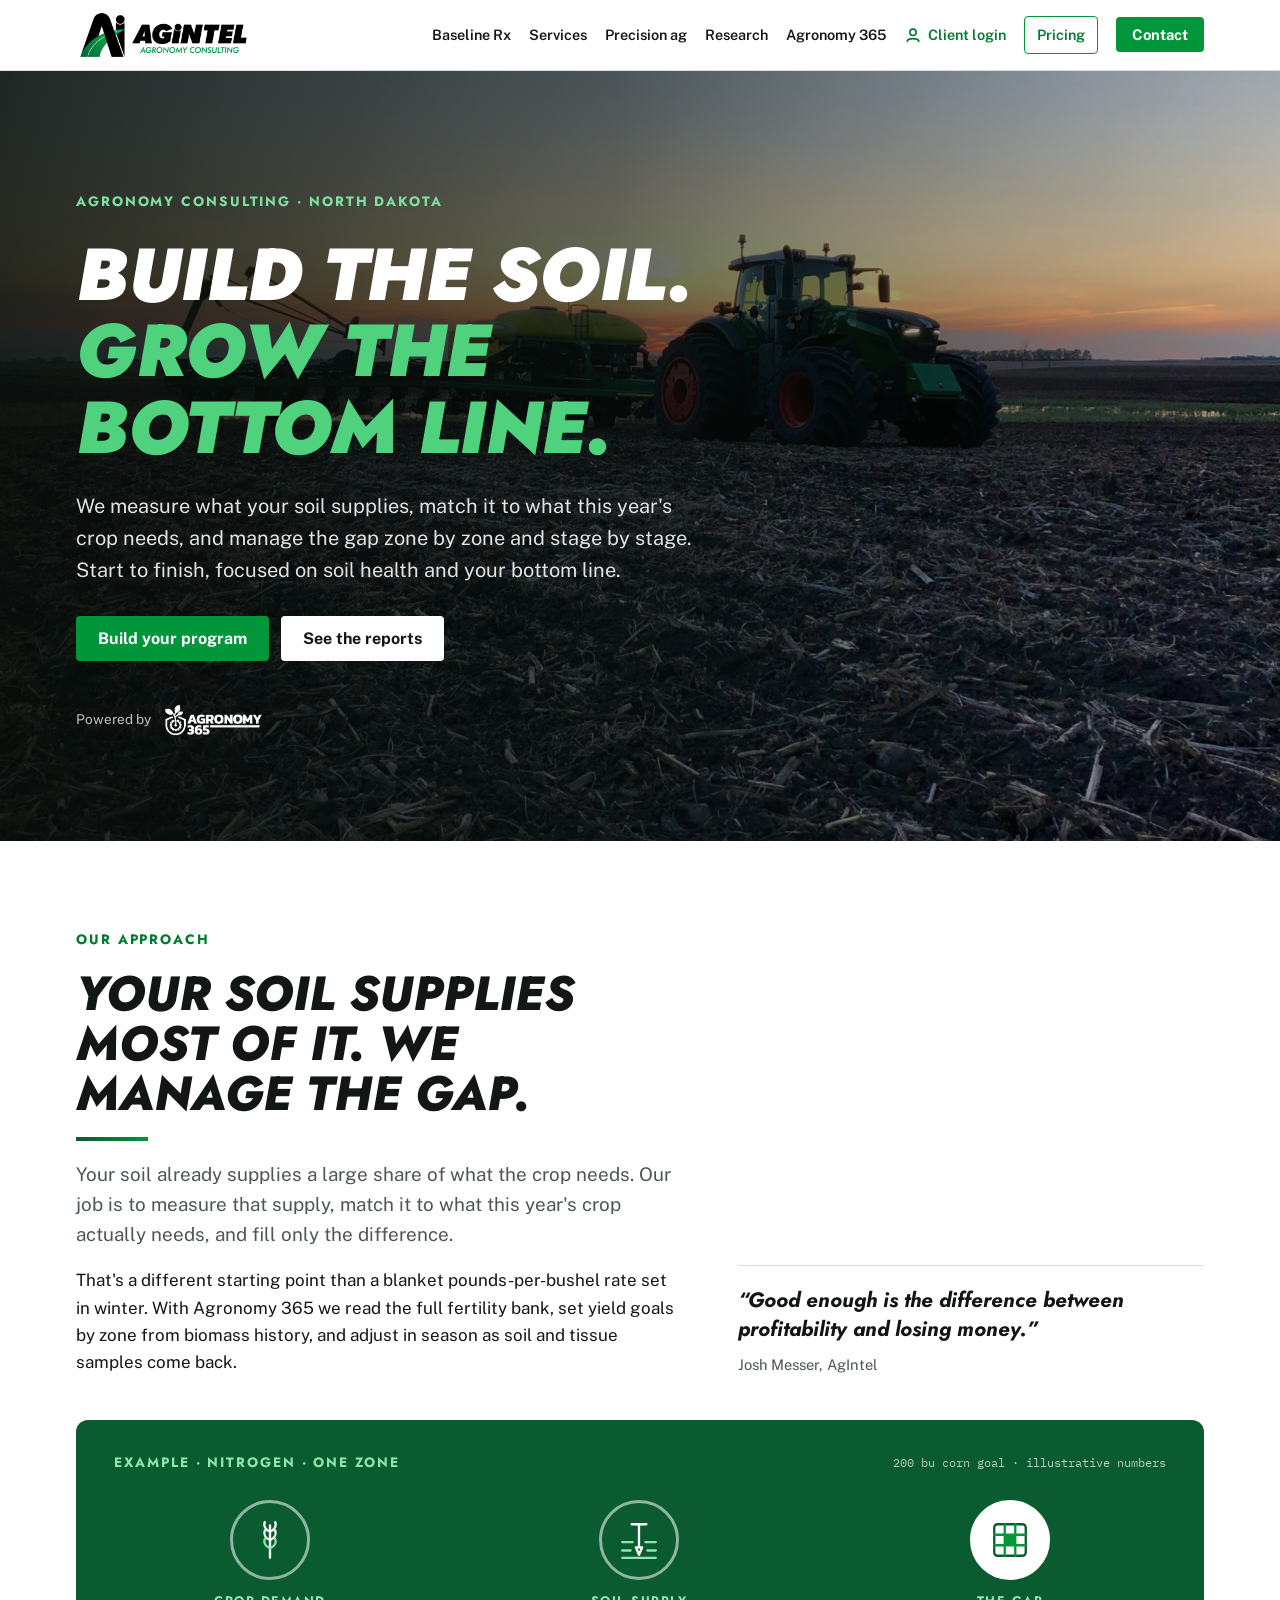
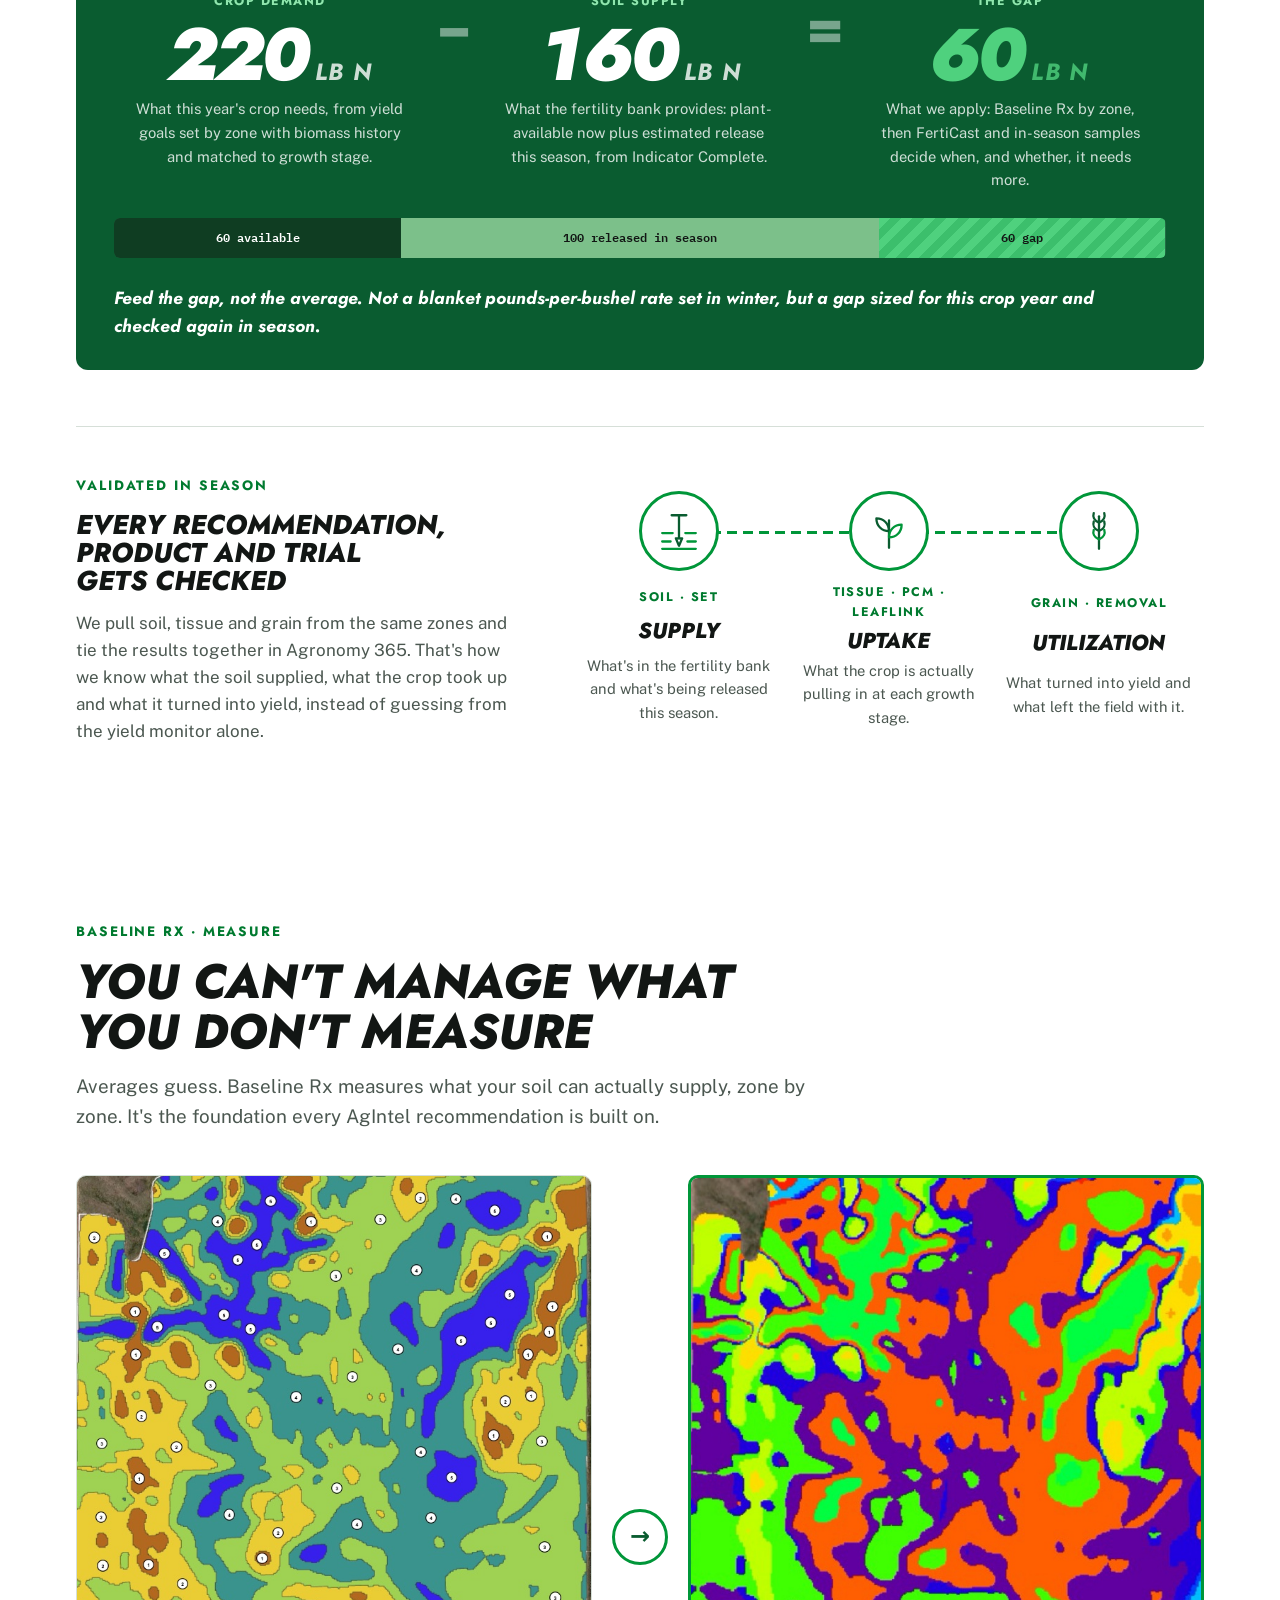
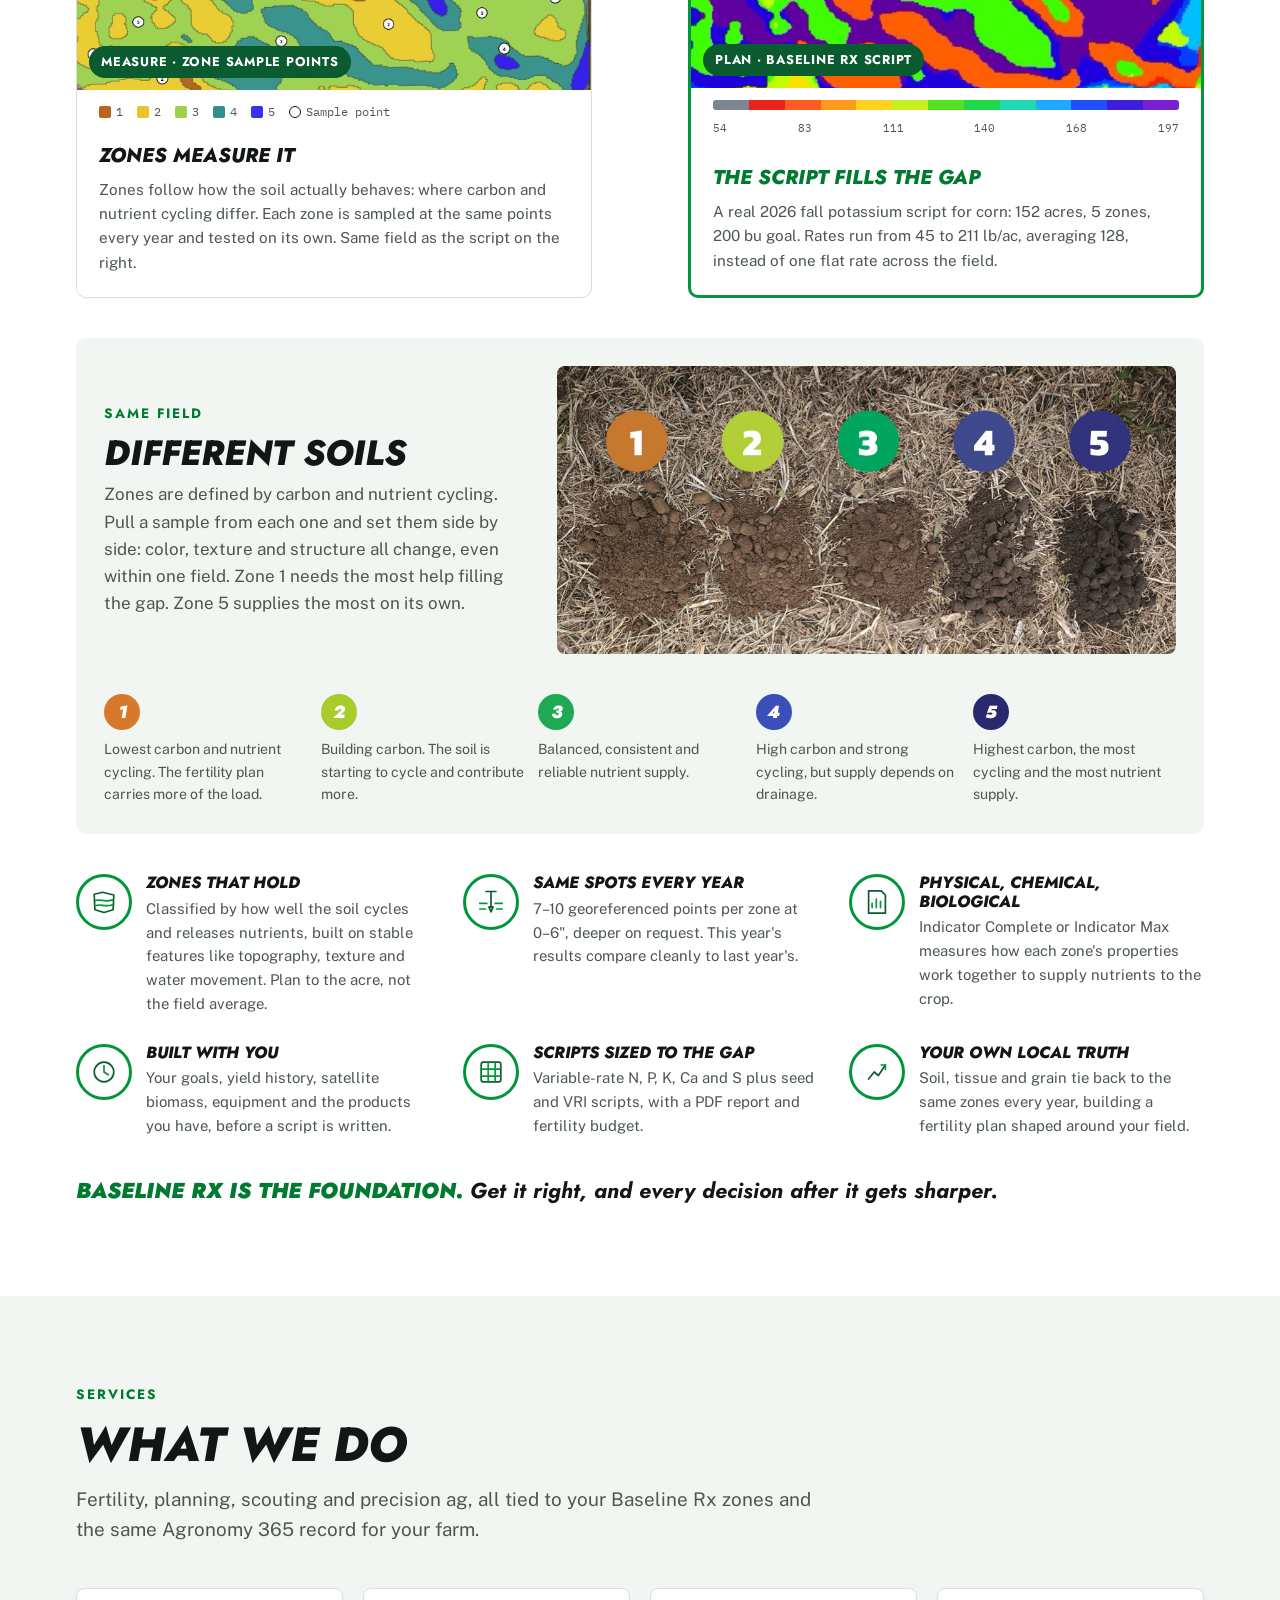
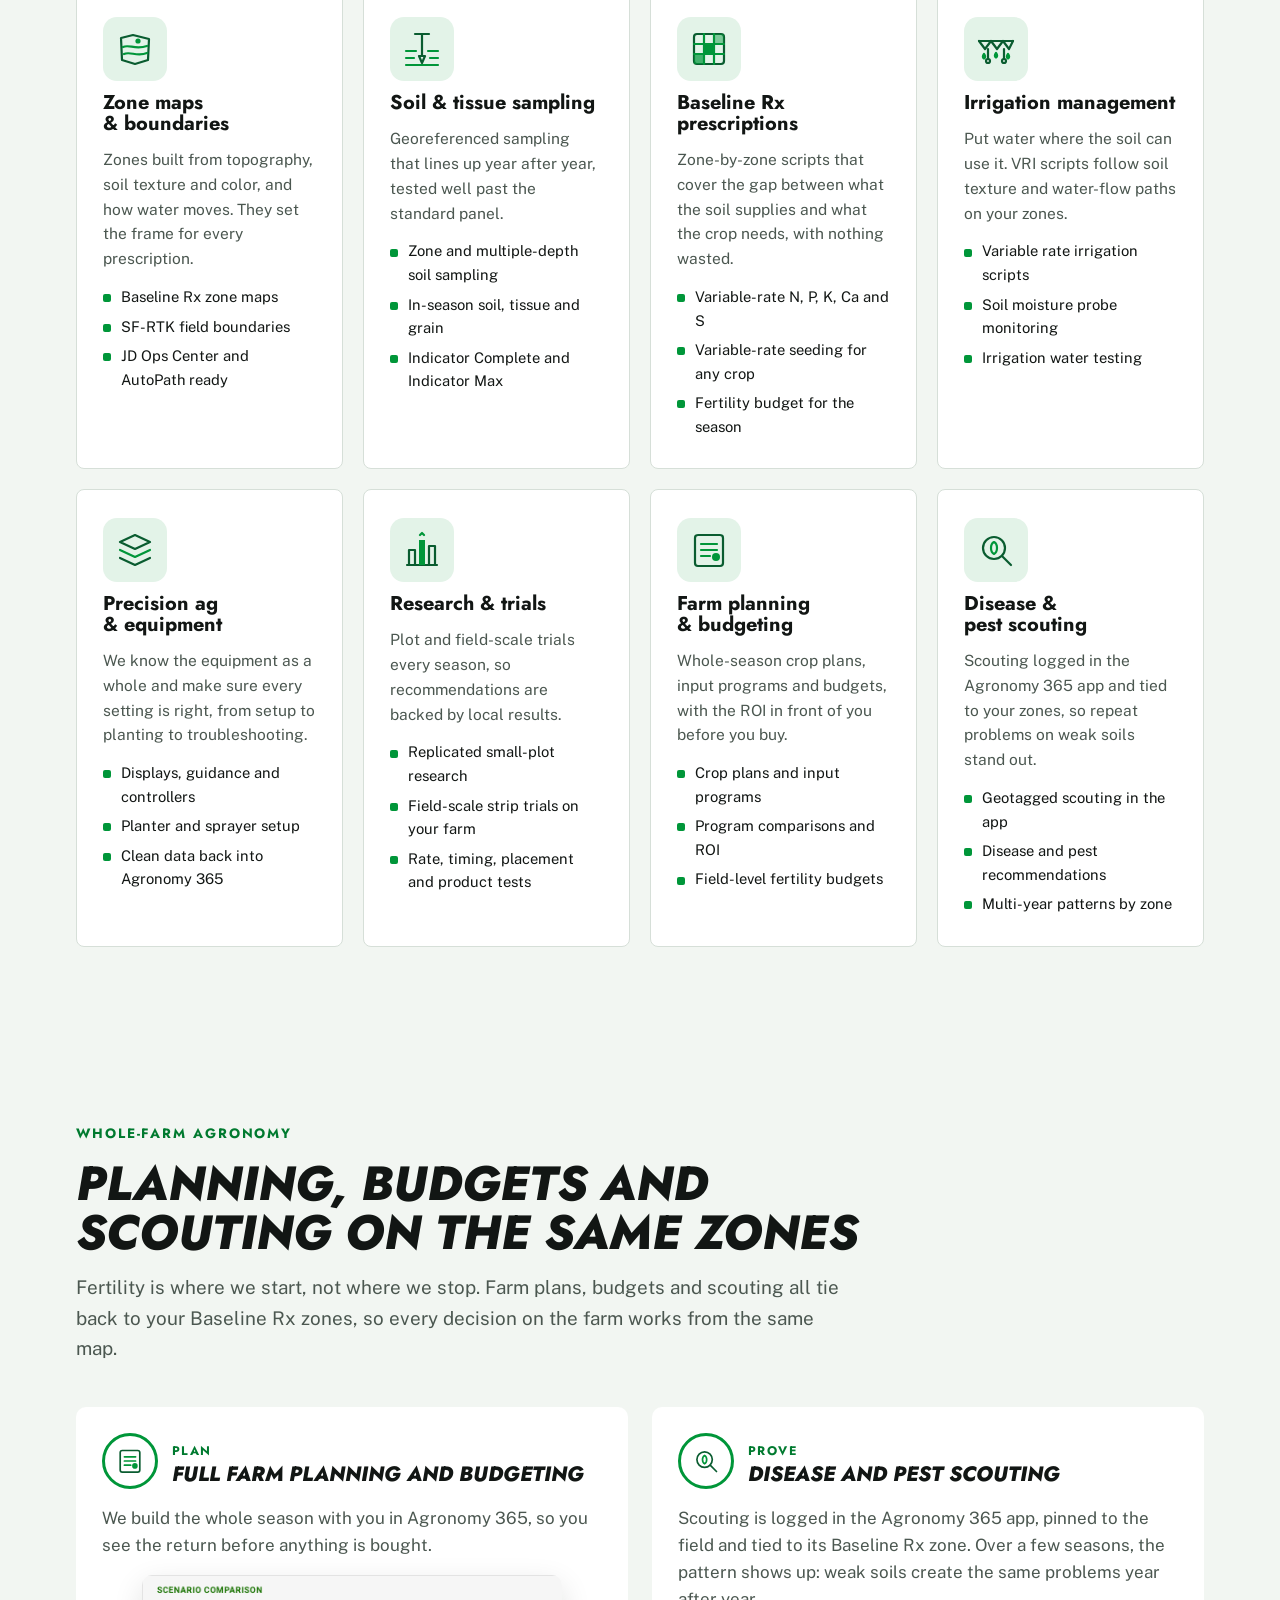
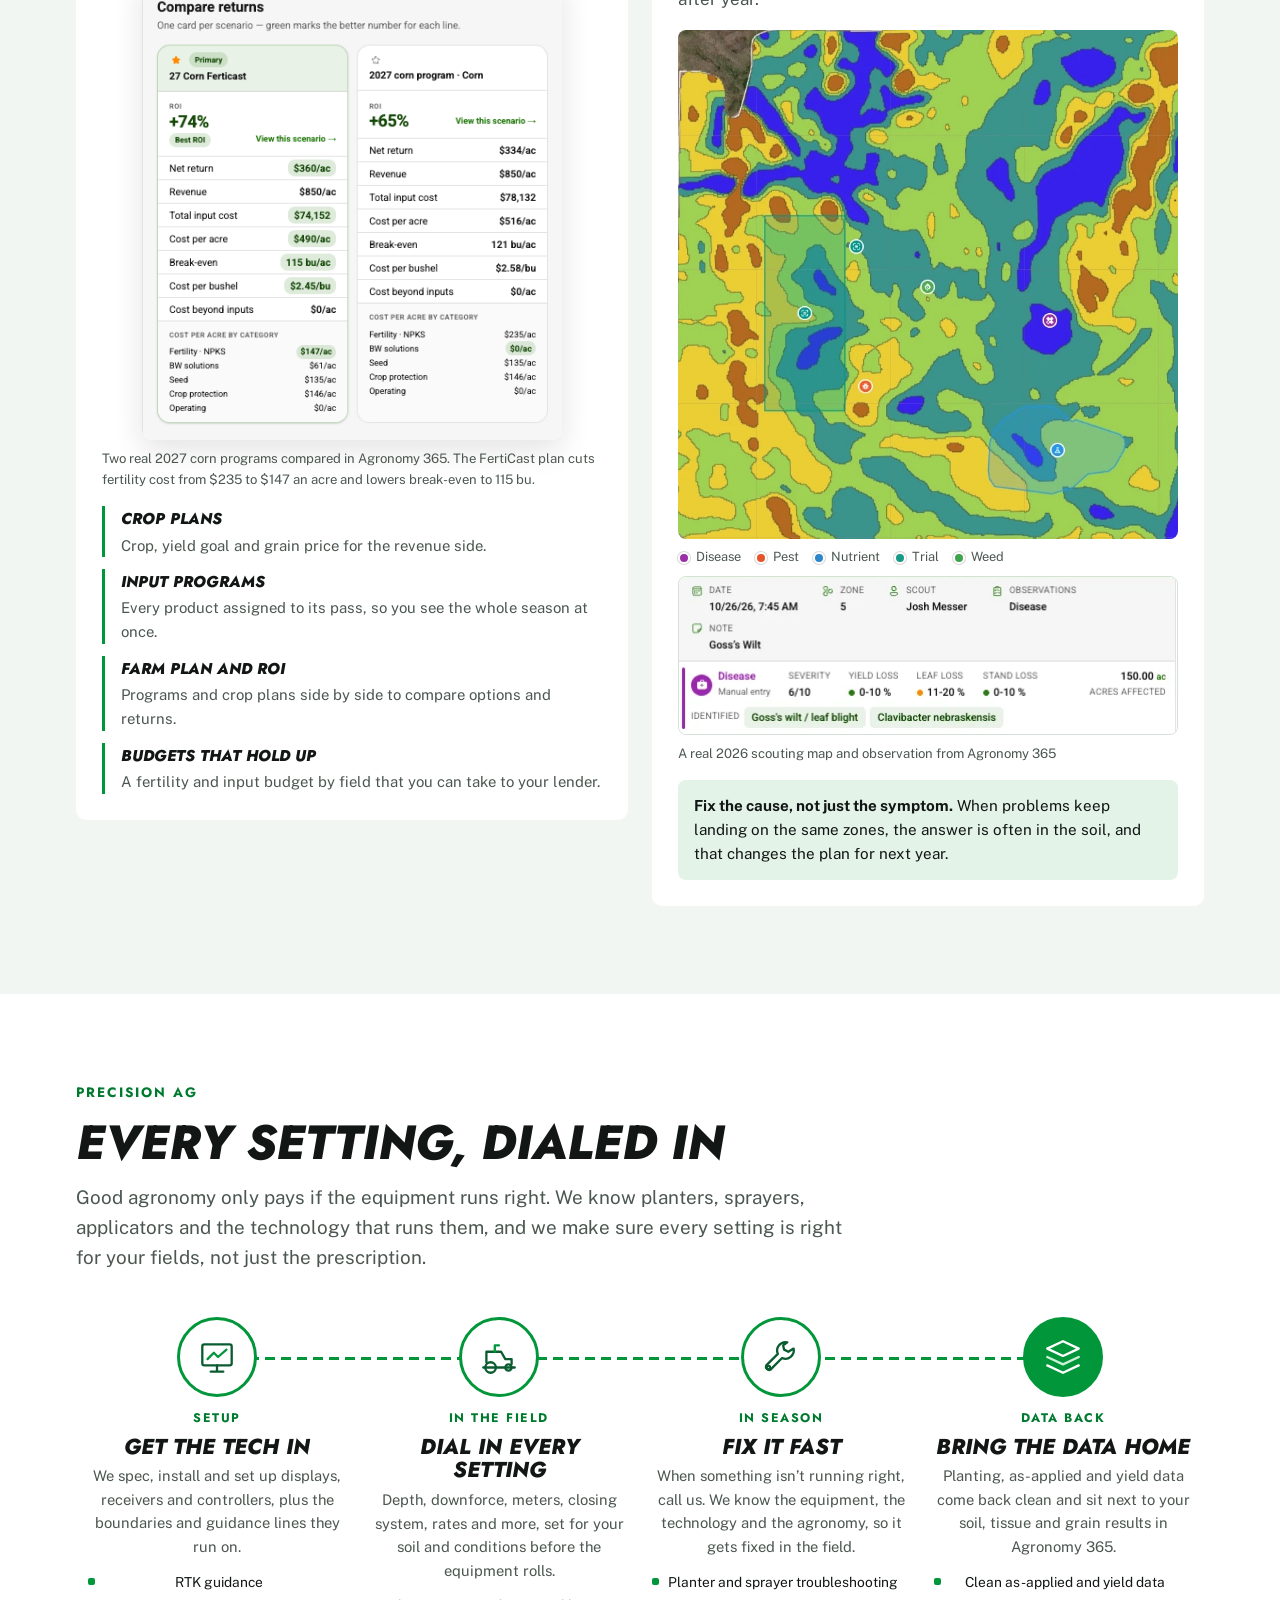
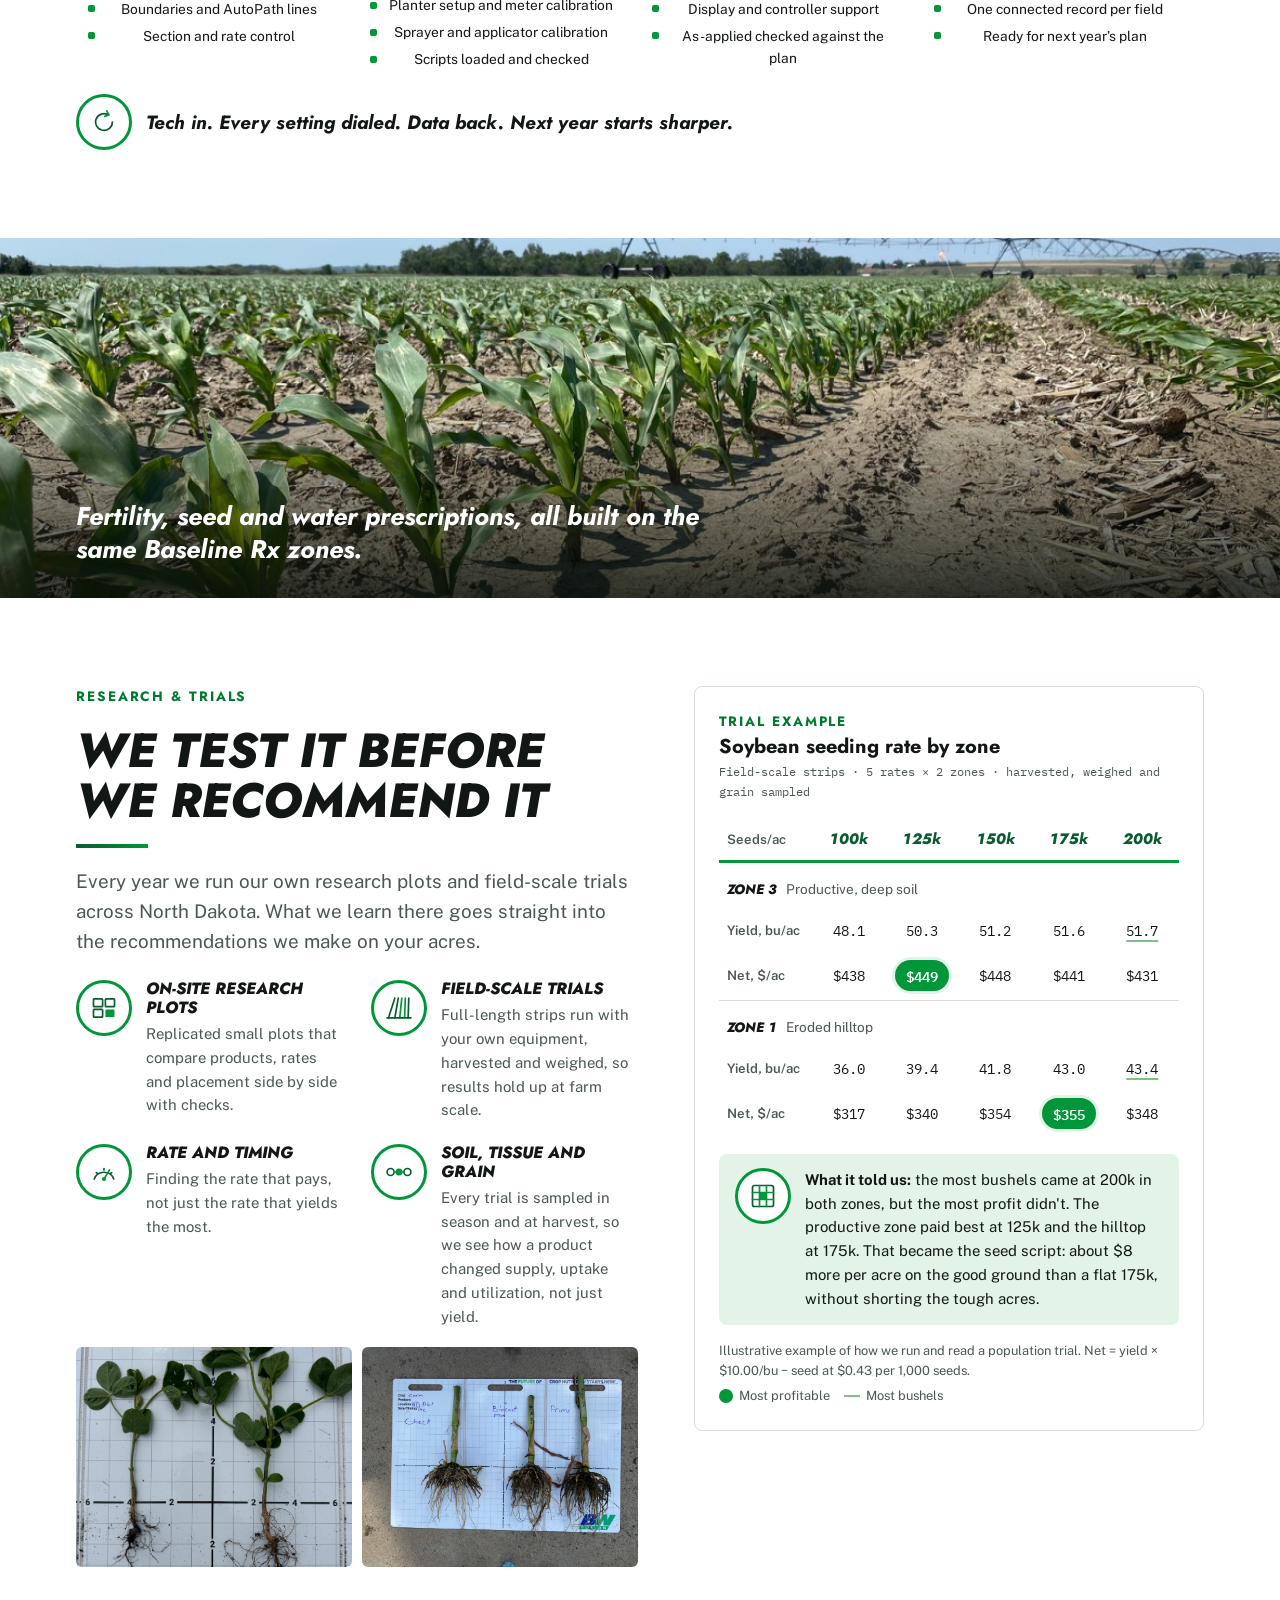
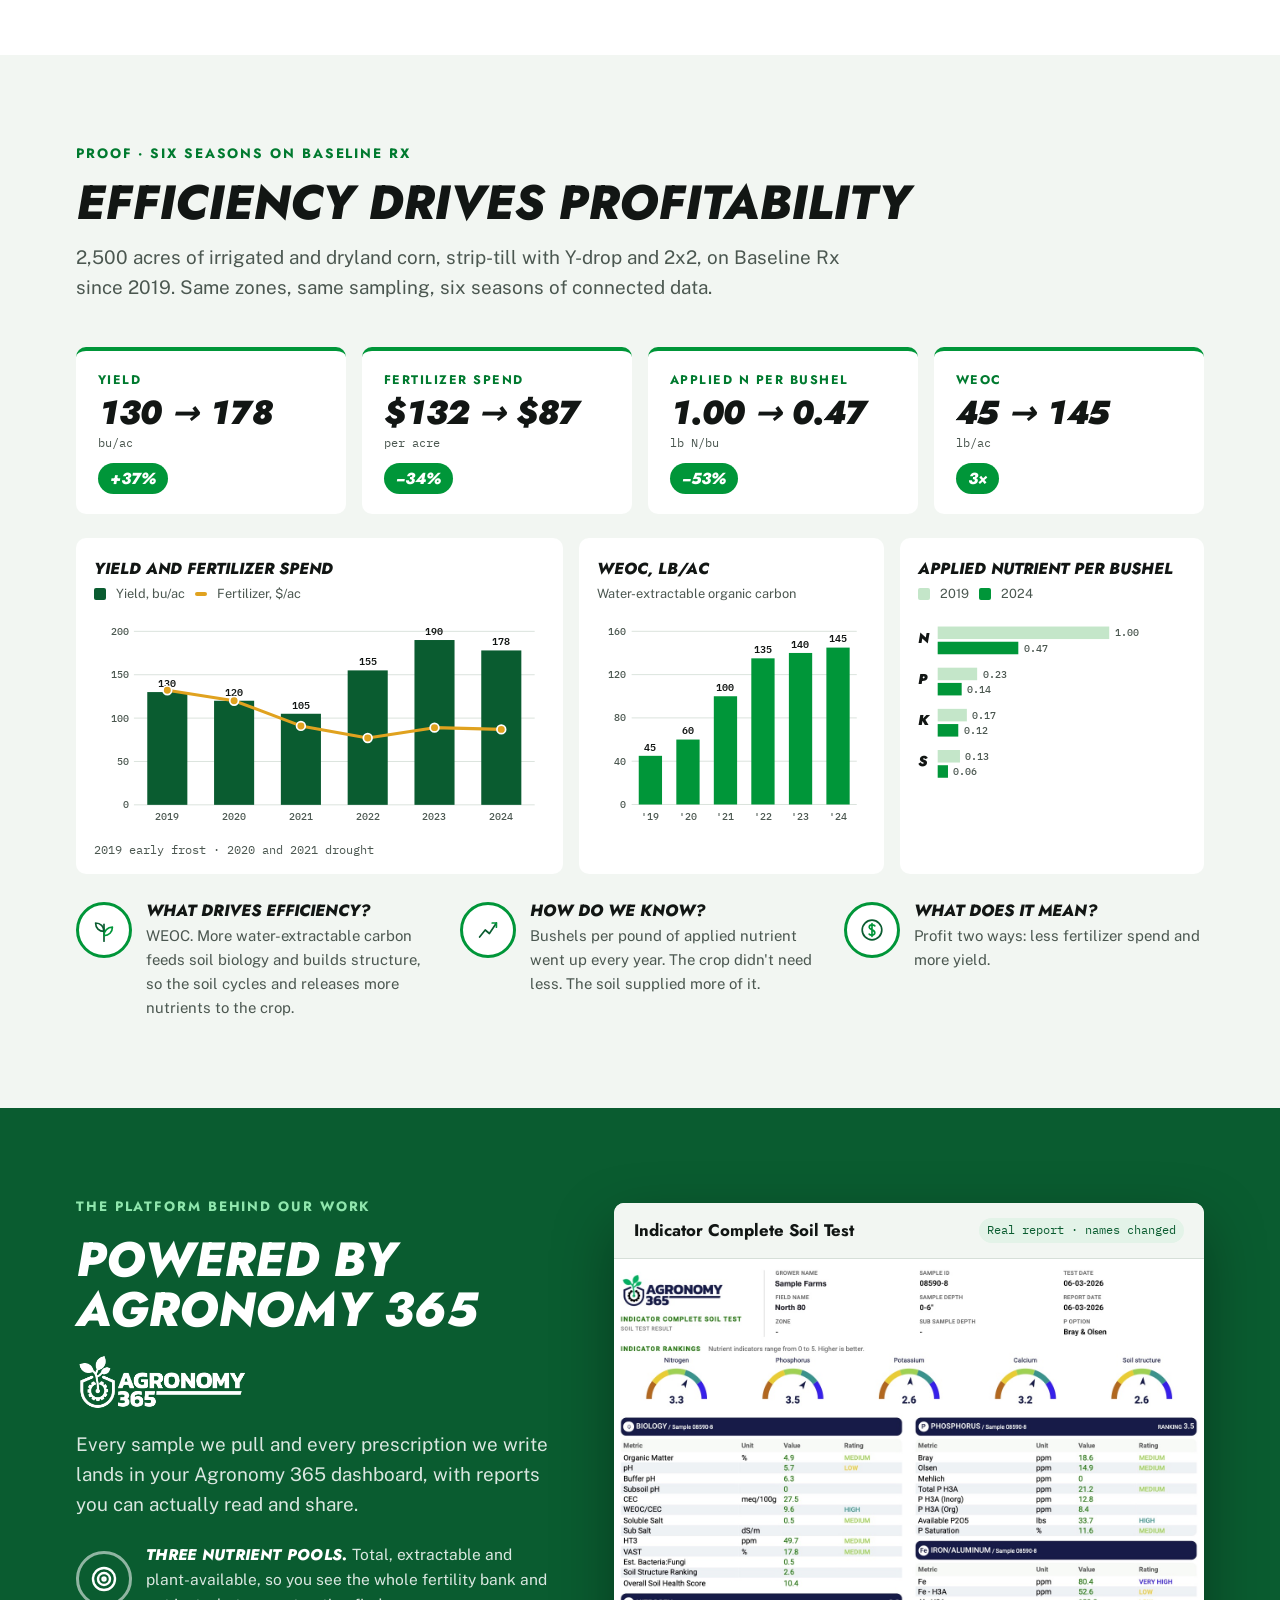
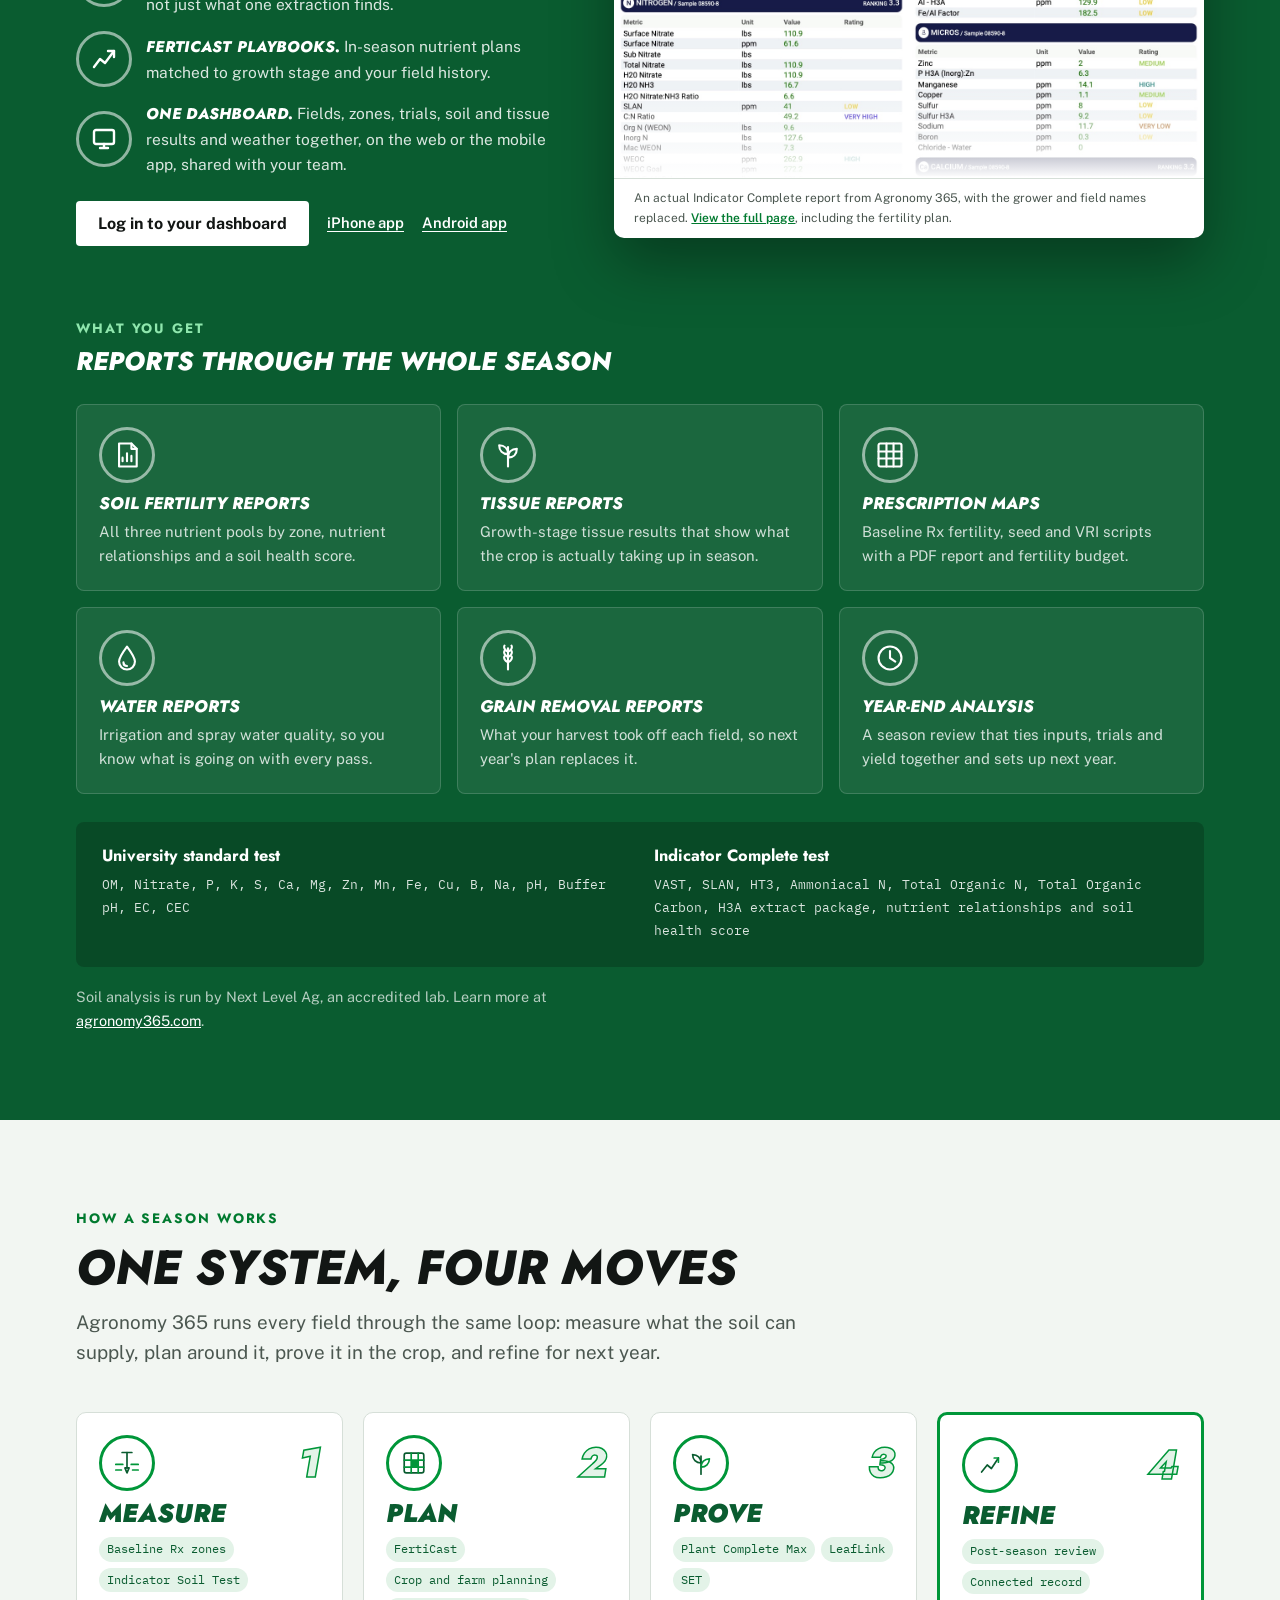
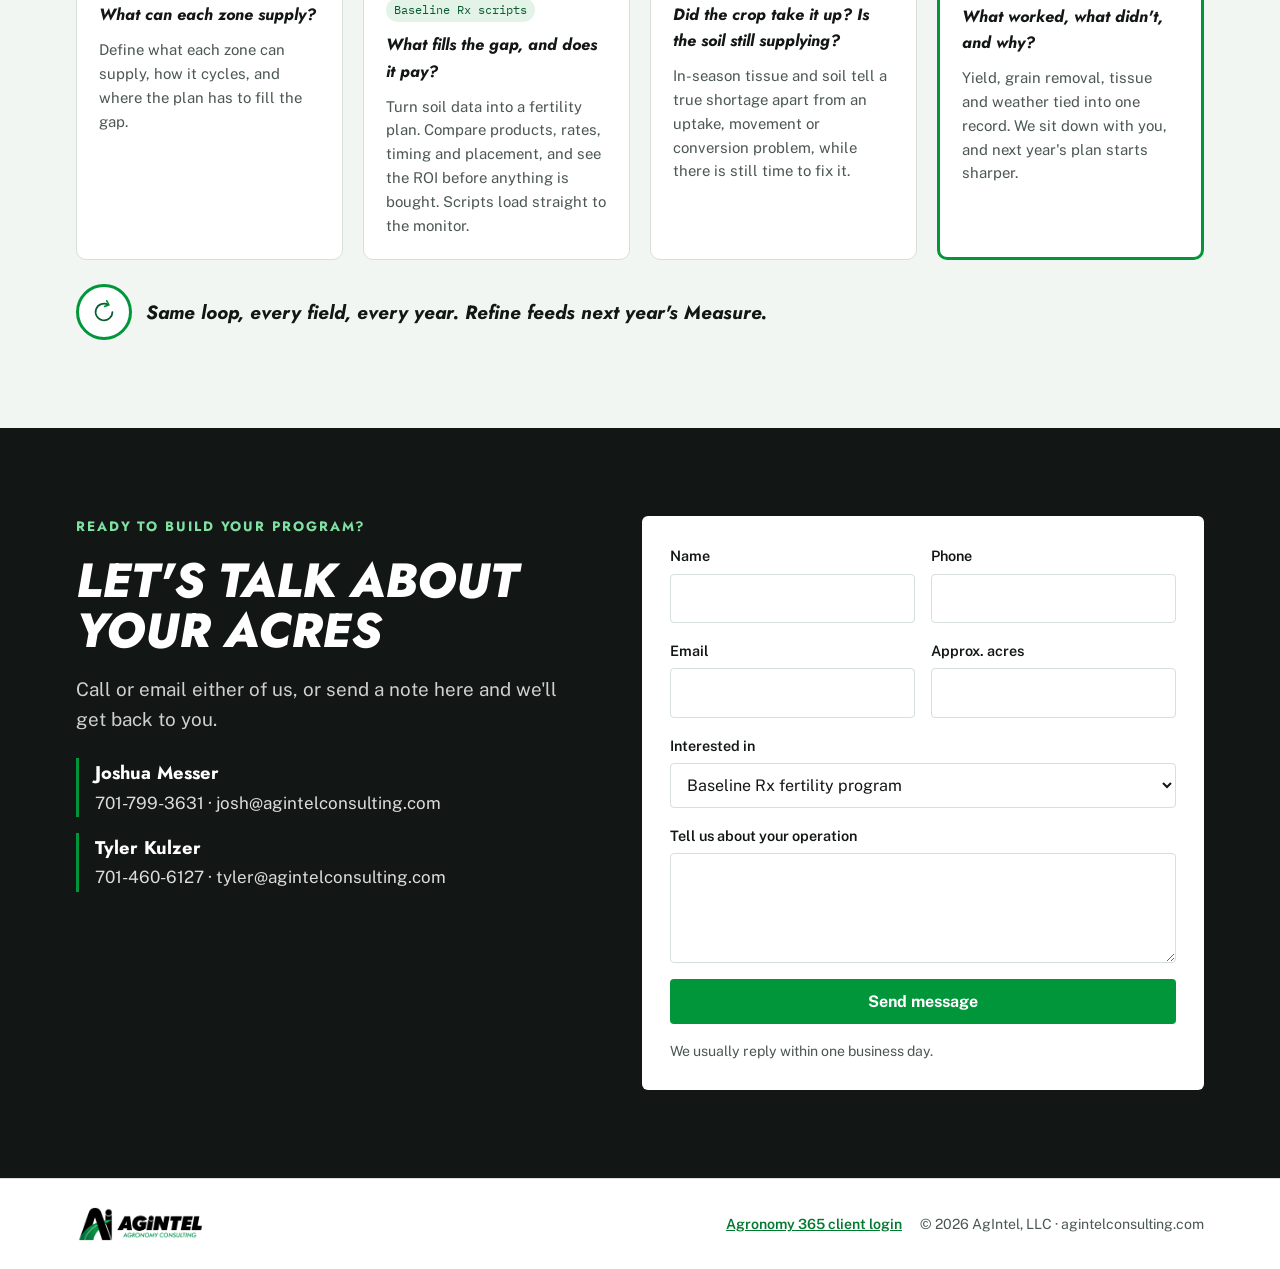
<file: index.html>
<!doctype html>
<html lang="en">
<head>
<meta charset="utf-8">
<meta name="viewport" content="width=device-width, initial-scale=1, viewport-fit=cover">
<title>AgIntel Agronomy Consulting</title>
<meta name="description" content="AgIntel Agronomy Consulting builds every recommendation around soil health and profitability. Baseline Rx zones, farm planning, in-season validation and precision ag support, powered by Agronomy 365.">
<link rel="canonical" href="https://www.agintelconsulting.com/">
<meta property="og:title" content="AgIntel Agronomy Consulting">
<meta property="og:description" content="AgIntel Agronomy Consulting builds every recommendation around soil health and profitability. Baseline Rx zones, farm planning, in-season validation and precision ag support, powered by Agronomy 365.">
<meta property="og:image" content="https://www.agintelconsulting.com/assets/photos/planting-sunset.jpg">
<meta property="og:type" content="website">
<link rel="icon" type="image/png" href="assets/agintel-mark.png">
<link rel="preconnect" href="https://fonts.googleapis.com">
<link rel="preconnect" href="https://fonts.gstatic.com" crossorigin>
<link rel="stylesheet" href="https://fonts.googleapis.com/css2?family=Jost:ital,wght@0,500;0,700;1,700;1,800;1,900&family=Public+Sans:wght@400;500;600;700&family=IBM+Plex+Mono:wght@500;600&display=swap">
<link rel="stylesheet" href="assets/site.css">
</head>
<body>
<header class="site">
  <div class="wrap">
    <a class="brand" href="#top"><img src="assets/agintel-logo.png" alt="AgIntel Agronomy Consulting" width="600" height="158"></a>
    <nav aria-label="Main">
      <a class="sec" href="#baselinerx">Baseline Rx</a>
      <a class="sec" href="#services">Services</a>
      <a class="sec" href="#precision">Precision ag</a>
      <a class="sec" href="#research">Research</a>
      <a class="sec" href="#agronomy365">Agronomy 365</a>
      <a class="login" href="https://dashboard.agronomy365.com/" target="_blank" rel="noopener"><svg viewBox="0 0 20 20" aria-hidden="true"><circle cx="10" cy="7" r="3.5"/><path d="M3.5 17 C4.5 13 15.5 13 16.5 17"/></svg><span>Client login</span></a>
      <a class="tab" href="pricing.html">Pricing</a>
      <a class="btn" href="#contact">Contact</a>
    </nav>
  </div>
</header>
<main>
  <section class="hero" id="top">
    <img class="bg" src="assets/photos/planting-sunset.jpg" alt="Planter in a no-till field at sunset" width="1800" height="1350">
    <div class="wrap">
      <span class="eyebrow">Agronomy consulting · North Dakota</span>
      <h1>Build the soil. <span>Grow the bottom line.</span></h1>
      <p class="lede">We measure what your soil supplies, match it to what this year's crop needs, and manage the gap zone by zone and stage by stage. Start to finish, focused on soil health and your bottom line.</p>
      <div class="hero-actions">
        <a class="btn" href="#contact">Build your program</a>
        <a class="btn light" href="#agronomy365">See the reports</a>
      </div>
      <div class="powered"><span>Powered by</span><img src="assets/agronomy365-white.png" alt="Agronomy 365" width="653" height="219"></div>
    </div>
  </section>

  <section id="approach">
    <div class="wrap">
      <div class="approach-head">
        <div class="diff-copy">
          <span class="eyebrow">Our approach</span>
          <h2>Your soil supplies most of it. We manage the gap.</h2>
          <hr class="rule">
          <p class="lede">Your soil already supplies a large share of what the crop needs. Our job is to measure that supply, match it to what this year's crop actually needs, and fill only the difference.</p>
          <p>That's a different starting point than a blanket pounds-per-bushel rate set in winter. With Agronomy 365 we read the full fertility bank, set yield goals by zone from biomass history, and adjust in season as soil and tissue samples come back.</p>
        </div>
        <blockquote class="quote">
          <p>“Good enough is the difference between profitability and losing money.”</p>
          <cite>Josh Messer, AgIntel</cite>
        </blockquote>
      </div>

      <figure class="gapx" style="margin:0">
        <div class="gapx-top">
          <span class="eyebrow">Example · nitrogen · one zone</span>
          <span class="gapx-note">200 bu corn goal · illustrative numbers</span>
        </div>
        <div class="gapx-eq">
          <div class="gapx-term">
            <div class="chain-icon"><svg viewBox="0 0 40 40" aria-hidden="true"><path d="M20 37 V6"/><path d="M20 12 C15 10 14 6 15 3 M20 12 C25 10 26 6 25 3"/><path d="M20 20 C15 18 14 14 15 11 M20 20 C25 18 26 14 25 11"/><path class="accent" d="M20 28 C15 26 14 22 15 19 M20 28 C25 26 26 22 25 19"/></svg></div>
            <span class="chain-tag">Crop demand</span>
            <b class="gapx-num">220<small>lb N</small></b>
            <p>What this year's crop needs, from yield goals set by zone with biomass history and matched to growth stage.</p>
          </div>
          <span class="gapx-op" aria-hidden="true">−</span>
          <div class="gapx-term">
            <div class="chain-icon"><svg viewBox="0 0 40 40" aria-hidden="true"><path d="M13 5 H27"/><path d="M20 5 V27"/><path d="M17 27 H23 L20 34 Z"/><path class="accent" d="M4 22 H14 M26 22 H36 M4 30 H12 M28 30 H36 M4 37 H36"/></svg></div>
            <span class="chain-tag">Soil supply</span>
            <b class="gapx-num">160<small>lb N</small></b>
            <p>What the fertility bank provides: plant-available now plus estimated release this season, from Indicator Complete.</p>
          </div>
          <span class="gapx-op" aria-hidden="true">=</span>
          <div class="gapx-term is-gap">
            <div class="chain-icon"><svg viewBox="0 0 40 40" aria-hidden="true"><rect x="5" y="5" width="30" height="30" rx="3"/><path class="accent" d="M5 15 H35 M5 25 H35 M15 5 V35 M25 5 V35"/><rect class="fill" x="15" y="15" width="10" height="10"/></svg></div>
            <span class="chain-tag">The gap</span>
            <b class="gapx-num">60<small>lb N</small></b>
            <p>What we apply: Baseline Rx by zone, then FertiCast and in-season samples decide when, and whether, it needs more.</p>
          </div>
        </div>
        <div class="gapx-bar" role="img" aria-label="Bar to scale: 60 lb plant-available now, 100 lb released this season, 60 lb gap, totaling 220 lb">
          <b class="seg s1" style="width:27.27%">60 available</b><b class="seg s2" style="width:45.45%">100 released in season</b><b class="seg s3" style="width:27.27%">60 gap</b>
        </div>
        <p class="gapx-foot">Feed the gap, not the average. Not a blanket pounds-per-bushel rate set in winter, but a gap sized for this crop year and checked again in season.</p>
      </figure>

      <div class="validate">
        <div class="validate-copy">
          <span class="eyebrow">Validated in season</span>
          <h3>Every recommendation, product and trial gets checked</h3>
          <p>We pull soil, tissue and grain from the same zones and tie the results together in Agronomy 365. That's how we know what the soil supplied, what the crop took up and what it turned into yield, instead of guessing from the yield monitor alone.</p>
        </div>
        <ol class="chain">
          <li>
            <div class="chain-icon"><svg viewBox="0 0 40 40" aria-hidden="true"><path d="M13 5 H27"/><path d="M20 5 V27"/><path d="M17 27 H23 L20 34 Z"/><path class="accent" d="M4 22 H14 M26 22 H36 M4 30 H12 M28 30 H36 M4 37 H36"/></svg></div>
            <span class="chain-tag">Soil · SET</span><strong>Supply</strong><p>What's in the fertility bank and what's being released this season.</p>
          </li>
          <li>
            <div class="chain-icon"><svg viewBox="0 0 40 40" aria-hidden="true"><path d="M20 36 V10"/><path d="M20 20 C13 20 8 15 8 8 C15 8 20 13 20 20 Z"/><path class="accent" d="M20 26 C27 26 32 21 32 14 C25 14 20 19 20 26 Z"/></svg></div>
            <span class="chain-tag">Tissue · PCM · LeafLink</span><strong>Uptake</strong><p>What the crop is actually pulling in at each growth stage.</p>
          </li>
          <li>
            <div class="chain-icon"><svg viewBox="0 0 40 40" aria-hidden="true"><path d="M20 37 V6"/><path d="M20 12 C15 10 14 6 15 3 M20 12 C25 10 26 6 25 3"/><path d="M20 20 C15 18 14 14 15 11 M20 20 C25 18 26 14 25 11"/><path class="accent" d="M20 28 C15 26 14 22 15 19 M20 28 C25 26 26 22 25 19"/></svg></div>
            <span class="chain-tag">Grain · removal</span><strong>Utilization</strong><p>What turned into yield and what left the field with it.</p>
          </li>
        </ol>
      </div>
    </div>
  </section>

  <section id="baselinerx">
    <div class="wrap">
      <div class="section-head">
        <span class="eyebrow">Baseline Rx · Measure</span>
        <h2>You can't manage what you don't measure</h2>
        <p class="lede">Averages guess. Baseline Rx measures what your soil can actually supply, zone by zone. It's the foundation every AgIntel recommendation is built on.</p>
      </div>

      <div class="brx-compare">
        <figure class="brx-card">
          <div class="brx-img"><img src="assets/zone-map-field.jpg" alt="The same 152-acre field divided into Baseline Rx zones 1 to 5, with numbered sample points in each zone" width="726" height="738" loading="lazy"><span class="brx-badge">Measure · zone sample points</span></div>
          <div class="rx-legend zone-key" aria-hidden="true"><span><i style="background:#b8641c"></i>1</span><span><i style="background:#e8c52c"></i>2</span><span><i style="background:#9fd04c"></i>3</span><span><i style="background:#2f9187"></i>4</span><span><i style="background:#3b2ff0"></i>5</span><span><i class="pt"></i>Sample point</span></div>
          <figcaption><strong>Zones measure it</strong><span>Zones follow how the soil actually behaves: where carbon and nutrient cycling differ. Each zone is sampled at the same points every year and tested on its own. Same field as the script on the right.</span></figcaption>
        </figure>
        <span class="brx-vs" aria-hidden="true">→</span>
        <figure class="brx-card is-brx">
          <div class="brx-img"><img src="assets/rx-k-map.jpg" alt="Variable-rate fall potassium prescription map for a 152-acre pivot, rates from about 45 to 211 pounds per acre" width="832" height="864" loading="lazy"><span class="brx-badge">Plan · Baseline Rx script</span></div>
          <div class="rx-legend" aria-hidden="true"><div class="rx-ramp"><span style="background:#7d8590"></span><span style="background:#e8231b"></span><span style="background:#ff5a1f"></span><span style="background:#ff9a1f"></span><span style="background:#ffd21f"></span><span style="background:#c6f01f"></span><span style="background:#57e01f"></span><span style="background:#1fd94a"></span><span style="background:#1fd9b3"></span><span style="background:#1fa8ff"></span><span style="background:#1f4fff"></span><span style="background:#3d1fd9"></span><span style="background:#7a1fd1"></span></div><div class="rx-ticks"><span>54</span><span>83</span><span>111</span><span>140</span><span>168</span><span>197</span></div></div>
          <figcaption><strong>The script fills the gap</strong><span>A real 2026 fall potassium script for corn: 152 acres, 5 zones, 200 bu goal. Rates run from 45 to 211 lb/ac, averaging 128, instead of one flat rate across the field.</span></figcaption>
        </figure>
      </div>

      <div class="brx-soils">
        <div class="brx-soils-copy">
          <span class="eyebrow">Same field</span>
          <h3>Different soils</h3>
          <p>Zones are defined by carbon and nutrient cycling. Pull a sample from each one and set them side by side: color, texture and structure all change, even within one field. Zone 1 needs the most help filling the gap. Zone 5 supplies the most on its own.</p>
        </div>
        <figure class="brx-soils-img">
          <img src="assets/brx-soil-zones.jpg" alt="Five soil samples from zones 1 through 5 of one field, getting darker from zone 1 to zone 5" width="989" height="461" loading="lazy">
        </figure>
        <ol class="zone-list"><li><span class="zdot" style="background:#d8782a">1</span><p>Lowest carbon and nutrient cycling. The fertility plan carries more of the load.</p></li><li><span class="zdot" style="background:#a8cc2c">2</span><p>Building carbon. The soil is starting to cycle and contribute more.</p></li><li><span class="zdot" style="background:#1fa955">3</span><p>Balanced, consistent and reliable nutrient supply.</p></li><li><span class="zdot" style="background:#3b4fb8">4</span><p>High carbon and strong cycling, but supply depends on drainage.</p></li><li><span class="zdot" style="background:#28296e">5</span><p>Highest carbon, the most cycling and the most nutrient supply.</p></li></ol>
      </div>

      <div class="brx-details">
        <div class="tt"><span class="mini-icon"><svg viewBox="0 0 40 40" aria-hidden="true"><path d="M6 9 L18 6 L34 10 L33 31 L20 35 L7 31 Z"/><path class="accent" d="M8 18 C14 15 20 21 32 17"/><path class="accent" d="M9 25 C15 22 22 28 32 24"/></svg></span><div><strong>Zones that hold</strong><span>Classified by how well the soil cycles and releases nutrients, built on stable features like topography, texture and water movement. Plan to the acre, not the field average.</span></div></div>
        <div class="tt"><span class="mini-icon"><svg viewBox="0 0 40 40" aria-hidden="true"><path d="M13 5 H27"/><path d="M20 5 V27"/><path d="M17 27 H23 L20 34 Z"/><path class="accent" d="M4 22 H14 M26 22 H36 M4 30 H12 M28 30 H36"/></svg></span><div><strong>Same spots every year</strong><span>7–10 georeferenced points per zone at 0–6", deeper on request. This year's results compare cleanly to last year's.</span></div></div>
        <div class="tt"><span class="mini-icon"><svg viewBox="0 0 40 40" aria-hidden="true"><path d="M8 4 H26 L32 10 V36 H8 Z"/><path class="accent" d="M13 28 V22 M19 28 V16 M25 28 V19"/></svg></span><div><strong>Physical, chemical, biological</strong><span>Indicator Complete or Indicator Max measures how each zone's properties work together to supply nutrients to the crop.</span></div></div>
        <div class="tt"><span class="mini-icon"><svg viewBox="0 0 40 40" aria-hidden="true"><circle cx="20" cy="20" r="14"/><path class="accent" d="M20 11 V20 L26 24"/></svg></span><div><strong>Built with you</strong><span>Your goals, yield history, satellite biomass, equipment and the products you have, before a script is written.</span></div></div>
        <div class="tt"><span class="mini-icon"><svg viewBox="0 0 40 40" aria-hidden="true"><rect x="6" y="6" width="28" height="28" rx="3"/><path class="accent" d="M6 16 H34 M6 26 H34 M16 6 V34 M26 6 V34"/></svg></span><div><strong>Scripts sized to the gap</strong><span>Variable-rate N, P, K, Ca and S plus seed and VRI scripts, with a PDF report and fertility budget.</span></div></div>
        <div class="tt"><span class="mini-icon"><svg viewBox="0 0 40 40" aria-hidden="true"><path d="M8 30 L16 20 L22 25 L32 10"/><path class="accent" d="M26 10 H32 V16"/></svg></span><div><strong>Your own local truth</strong><span>Soil, tissue and grain tie back to the same zones every year, building a fertility plan shaped around your field.</span></div></div>
      </div>
      <p class="brx-close"><strong>Baseline Rx is the foundation.</strong> Get it right, and every decision after it gets sharper.</p>
    </div>
  </section>

  <section id="services" class="services">
    <div class="wrap">
      <div class="section-head">
        <span class="eyebrow">Services</span>
        <h2>What we do</h2>
        <p class="lede">Fertility, planning, scouting and precision ag, all tied to your Baseline Rx zones and the same Agronomy 365 record for your farm.</p>
      </div>
      <div class="svc-grid">
        <article class="svc">
          <div class="icon"><svg viewBox="0 0 40 40" aria-hidden="true"><path d="M6 9 L18 6 L34 10 L33 31 L20 35 L7 31 Z"/><path class="accent" d="M8 18 C14 15 20 21 32 17"/><path class="accent" d="M9 25 C15 22 22 28 32 24"/><circle class="fill" cx="23" cy="12" r="2.6"/></svg></div>
          <h3>Zone maps &amp; boundaries</h3>
          <p>Zones built from topography, soil texture and color, and how water moves. They set the frame for every prescription.</p>
          <ul><li>Baseline Rx zone maps</li><li>SF-RTK field boundaries</li><li>JD Ops Center and AutoPath ready</li></ul>
        </article>
        <article class="svc">
          <div class="icon"><svg viewBox="0 0 40 40" aria-hidden="true"><path d="M13 5 H27"/><path d="M20 5 V27"/><path d="M17 27 H23 L20 34 Z"/><path class="accent" d="M4 22 H14"/><path class="accent" d="M26 22 H36"/><path class="accent" d="M4 29 H12"/><path class="accent" d="M28 29 H36"/><path class="accent" d="M4 36 H36"/></svg></div>
          <h3>Soil &amp; tissue sampling</h3>
          <p>Georeferenced sampling that lines up year after year, tested well past the standard panel.</p>
          <ul><li>Zone and multiple-depth soil sampling</li><li>In-season soil, tissue and grain</li><li>Indicator Complete and Indicator Max</li></ul>
        </article>
        <article class="svc">
          <div class="icon"><svg viewBox="0 0 40 40" aria-hidden="true"><rect x="5" y="5" width="30" height="30" rx="3"/><path class="accent" d="M5 15 H35 M5 25 H35 M15 5 V35 M25 5 V35"/><rect class="fill" x="15" y="15" width="10" height="10"/><rect class="fill" x="25" y="5" width="10" height="10" opacity=".45"/><rect class="fill" x="5" y="25" width="10" height="10" opacity=".7"/></svg></div>
          <h3>Baseline Rx prescriptions</h3>
          <p>Zone-by-zone scripts that cover the gap between what the soil supplies and what the crop needs, with nothing wasted.</p>
          <ul><li>Variable-rate N, P, K, Ca and S</li><li>Variable-rate seeding for any crop</li><li>Fertility budget for the season</li></ul>
        </article>
        <article class="svc">
          <div class="icon"><svg viewBox="0 0 40 40" aria-hidden="true"><path d="M3 12 L37 12"/><path d="M3 12 L9 20 L15 12 L21 20 L27 12 L33 20 L37 12"/><path d="M12 20 V30 M28 20 V30"/><circle cx="12" cy="32" r="2"/><circle cx="28" cy="32" r="2"/><path class="accent" d="M8 25 C6.5 27 6.5 28.5 8 29.5 C9.5 28.5 9.5 27 8 25 Z"/><path class="accent" d="M20 24 C18.5 26 18.5 27.5 20 28.5 C21.5 27.5 21.5 26 20 24 Z"/><path class="accent" d="M32 25 C30.5 27 30.5 28.5 32 29.5 C33.5 28.5 33.5 27 32 25 Z"/></svg></div>
          <h3>Irrigation management</h3>
          <p>Put water where the soil can use it. VRI scripts follow soil texture and water-flow paths on your zones.</p>
          <ul><li>Variable rate irrigation scripts</li><li>Soil moisture probe monitoring</li><li>Irrigation water testing</li></ul>
        </article>
        <article class="svc">
          <div class="icon"><svg viewBox="0 0 40 40" aria-hidden="true"><path d="M20 5 L35 12 L20 19 L5 12 Z"/><path class="accent" d="M5 20 L20 27 L35 20"/><path d="M5 28 L20 35 L35 28"/></svg></div>
          <h3>Precision ag &amp; equipment</h3>
          <p>We know the equipment as a whole and make sure every setting is right, from setup to planting to troubleshooting.</p>
          <ul><li>Displays, guidance and controllers</li><li>Planter and sprayer setup</li><li>Clean data back into Agronomy 365</li></ul>
        </article>
        <article class="svc">
          <div class="icon"><svg viewBox="0 0 40 40" aria-hidden="true"><path d="M5 35 H35"/><rect x="7" y="20" width="6" height="15"/><rect class="fill" x="17" y="10" width="6" height="25"/><rect x="27" y="16" width="6" height="19"/><path class="accent" d="M18 5 L20 3 L22 5"/></svg></div>
          <h3>Research &amp; trials</h3>
          <p>Plot and field-scale trials every season, so recommendations are backed by local results.</p>
          <ul><li>Replicated small-plot research</li><li>Field-scale strip trials on your farm</li><li>Rate, timing, placement and product tests</li></ul>
        </article>
        <article class="svc">
          <div class="icon"><svg viewBox="0 0 40 40" aria-hidden="true"><rect x="6" y="5" width="28" height="31" rx="3"/><path class="accent" d="M12 14 H28 M12 20 H28 M12 26 H21"/><circle class="fill" cx="27" cy="27" r="4"/></svg></div>
          <h3>Farm planning &amp; budgeting</h3>
          <p>Whole-season crop plans, input programs and budgets, with the ROI in front of you before you buy.</p>
          <ul><li>Crop plans and input programs</li><li>Program comparisons and ROI</li><li>Field-level fertility budgets</li></ul>
        </article>
        <article class="svc">
          <div class="icon"><svg viewBox="0 0 40 40" aria-hidden="true"><circle cx="18" cy="18" r="11"/><path d="M26 26 L35 35"/><path class="accent" d="M18 12 C14 14 14 22 18 24 C22 22 22 14 18 12 Z"/></svg></div>
          <h3>Disease &amp; pest scouting</h3>
          <p>Scouting logged in the Agronomy 365 app and tied to your zones, so repeat problems on weak soils stand out.</p>
          <ul><li>Geotagged scouting in the app</li><li>Disease and pest recommendations</li><li>Multi-year patterns by zone</li></ul>
        </article>
      </div>
    </div>
  </section>

  <section id="planning" class="planning">
    <div class="wrap">
      <div class="section-head">
        <span class="eyebrow">Whole-farm agronomy</span>
        <h2>Planning, budgets and scouting on the same zones</h2>
        <p class="lede">Fertility is where we start, not where we stop. Farm plans, budgets and scouting all tie back to your Baseline Rx zones, so every decision on the farm works from the same map.</p>
      </div>
      <div class="plan-grid">
        <div class="plan-col">
          <div class="plan-head"><span class="mini-icon"><svg viewBox="0 0 40 40" aria-hidden="true"><rect x="6" y="5" width="28" height="31" rx="3"/><path class="accent" d="M12 14 H28 M12 20 H28 M12 26 H21"/><circle class="fill" cx="27" cy="27" r="4"/></svg></span><div><span class="chain-tag">Plan</span><h3>Full farm planning and budgeting</h3></div></div>
          <p>We build the whole season with you in Agronomy 365, so you see the return before anything is bought.</p>
          <figure class="app-shot">
            <img src="assets/plan-compare.png" alt="Agronomy 365 scenario comparison: a FertiCast corn program at 74 percent ROI and $360 per acre net return versus a standard program at 65 percent and $334 per acre" width="446" height="494" loading="lazy">
            <figcaption>Two real 2027 corn programs compared in Agronomy 365. The FertiCast plan cuts fertility cost from $235 to $147 an acre and lowers break-even to 115 bu.</figcaption>
          </figure>
          <ul class="plan-list">
            <li><strong>Crop plans</strong><span>Crop, yield goal and grain price for the revenue side.</span></li>
            <li><strong>Input programs</strong><span>Every product assigned to its pass, so you see the whole season at once.</span></li>
            <li><strong>Farm plan and ROI</strong><span>Programs and crop plans side by side to compare options and returns.</span></li>
            <li><strong>Budgets that hold up</strong><span>A fertility and input budget by field that you can take to your lender.</span></li>
          </ul>
        </div>
        <div class="plan-col">
          <div class="plan-head"><span class="mini-icon"><svg viewBox="0 0 40 40" aria-hidden="true"><circle cx="18" cy="18" r="11"/><path d="M26 26 L35 35"/><path class="accent" d="M18 12 C14 14 14 22 18 24 C22 22 22 14 18 12 Z"/></svg></span><div><span class="chain-tag">Prove</span><h3>Disease and pest scouting</h3></div></div>
          <p>Scouting is logged in the Agronomy 365 app, pinned to the field and tied to its Baseline Rx zone. Over a few seasons, the pattern shows up: weak soils create the same problems year after year.</p>
          <figure class="scout-map">
            <div class="scout-img"><img src="assets/scout-map.jpg" alt="Agronomy 365 field map with Baseline Rx zones and scouting observations pinned for disease, pest, nutrient, trial and weed" width="716" height="730" loading="lazy"></div>
            <div class="scout-key"><span><i style="background:#9b2fa8"></i>Disease</span><span><i style="background:#e8542a"></i>Pest</span><span><i style="background:#2f86c8"></i>Nutrient</span><span><i style="background:#1a9a86"></i>Trial</span><span><i style="background:#3fa34d"></i>Weed</span></div>
            <img class="scout-obs" src="assets/scout-observation.png" alt="Scouting observation: Goss's wilt logged in zone 5 at growth stage R3, severity 6 of 10, 11 to 20 percent leaf loss" width="496" height="156" loading="lazy">
            <figcaption><span>A real 2026 scouting map and observation from Agronomy 365</span></figcaption>
          </figure>
          <p class="scout-take"><strong>Fix the cause, not just the symptom.</strong> When problems keep landing on the same zones, the answer is often in the soil, and that changes the plan for next year.</p>
        </div>
      </div>
    </div>
  </section>

  <section id="precision">
    <div class="wrap">
      <div class="section-head">
        <span class="eyebrow">Precision ag</span>
        <h2>Every setting, dialed in</h2>
        <p class="lede">Good agronomy only pays if the equipment runs right. We know planters, sprayers, applicators and the technology that runs them, and we make sure every setting is right for your fields, not just the prescription.</p>
      </div>
      <ol class="chain pa-chain"><li><div class="chain-icon"><svg viewBox="0 0 40 40" aria-hidden="true"><rect x="6" y="8" width="28" height="20" rx="2"/><path d="M14 34 H26 M20 28 V34"/><path class="accent" d="M11 22 L17 16 L21 20 L29 13"/></svg></div><span class="chain-tag">Setup</span><strong>Get the tech in</strong><p>We spec, install and set up displays, receivers and controllers, plus the boundaries and guidance lines they run on.</p><ul><li>RTK guidance</li><li>Boundaries and AutoPath lines</li><li>Section and rate control</li></ul></li><li><div class="chain-icon"><svg viewBox="0 0 40 40" aria-hidden="true"><path d="M5 30 H35"/><circle cx="12" cy="30" r="5"/><circle cx="29" cy="30" r="3"/><path d="M8 25 V15 H22 L26 22 H32 V27"/><path class="accent" d="M16 15 V9 H20"/></svg></div><span class="chain-tag">In the field</span><strong>Dial in every setting</strong><p>Depth, downforce, meters, closing system, rates and more, set for your soil and conditions before the equipment rolls.</p><ul><li>Planter setup and meter calibration</li><li>Sprayer and applicator calibration</li><li>Scripts loaded and checked</li></ul></li><li><div class="chain-icon"><svg viewBox="0 0 40 40" aria-hidden="true"><path d="M26 6 A8 8 0 0 0 17 17 L6 28 A3 3 0 0 0 10 32 L21 21 A8 8 0 0 0 32 12 L27 15 L23 13 L22 9 Z"/><circle class="fill" cx="8" cy="30" r="1.6"/></svg></div><span class="chain-tag">In season</span><strong>Fix it fast</strong><p>When something isn’t running right, call us. We know the equipment, the technology and the agronomy, so it gets fixed in the field.</p><ul><li>Planter and sprayer troubleshooting</li><li>Display and controller support</li><li>As-applied checked against the plan</li></ul></li><li><div class="chain-icon"><svg viewBox="0 0 40 40" aria-hidden="true"><path d="M20 5 L35 12 L20 19 L5 12 Z"/><path class="accent" d="M5 20 L20 27 L35 20"/><path d="M5 28 L20 35 L35 28"/></svg></div><span class="chain-tag">Data back</span><strong>Bring the data home</strong><p>Planting, as-applied and yield data come back clean and sit next to your soil, tissue and grain results in Agronomy 365.</p><ul><li>Clean as-applied and yield data</li><li>One connected record per field</li><li>Ready for next year’s plan</li></ul></li></ol>
      <p class="loop-line"><span class="mini-icon"><svg viewBox="0 0 40 40" aria-hidden="true"><path d="M32 20 A12 12 0 1 1 26 9.6"/><path class="accent" d="M24 4 L27 10 L21 12"/></svg></span>Tech in. Every setting dialed. Data back. Next year starts sharper.</p>
    </div>
  </section>

  <div class="band">
    <img src="assets/photos/irrigation-pivot.jpg" alt="Center pivot over young corn rows in a no-till field" width="1182" height="665" loading="lazy">
    <div class="wrap"><p>Fertility, seed and water prescriptions, all built on the same Baseline Rx zones.</p></div>
  </div>

  <section id="research">
    <div class="wrap research-grid">
      <div class="research-copy">
        <span class="eyebrow">Research &amp; trials</span>
        <h2>We test it before we recommend it</h2>
        <hr class="rule">
        <p class="lede">Every year we run our own research plots and field-scale trials across North Dakota. What we learn there goes straight into the recommendations we make on your acres.</p>
        <div class="trial-types">
          <div class="tt"><span class="mini-icon"><svg viewBox="0 0 40 40" aria-hidden="true"><rect x="5" y="7" width="13" height="11" rx="1"/><rect x="22" y="7" width="13" height="11" rx="1"/><rect x="5" y="22" width="13" height="11" rx="1"/><rect class="fill" x="22" y="22" width="13" height="11" rx="1"/></svg></span><div><strong>On-site research plots</strong><span>Replicated small plots that compare products, rates and placement side by side with checks.</span></div></div>
          <div class="tt"><span class="mini-icon"><svg viewBox="0 0 40 40" aria-hidden="true"><path d="M5 34 L14 6 M14 34 L19 6"/><path class="accent" d="M21 34 L24 6 M28 34 L29 6"/><path d="M33 34 L34 6"/><path d="M3 34 H37"/></svg></span><div><strong>Field-scale trials</strong><span>Full-length strips run with your own equipment, harvested and weighed, so results hold up at farm scale.</span></div></div>
          <div class="tt"><span class="mini-icon"><svg viewBox="0 0 40 40" aria-hidden="true"><path d="M6 30 A15 15 0 0 1 34 30"/><path class="accent" d="M20 30 L28 17"/><circle class="fill" cx="20" cy="30" r="3"/><path d="M9 21 L11 22 M20 15 V17 M31 21 L29 22"/></svg></span><div><strong>Rate and timing</strong><span>Finding the rate that pays, not just the rate that yields the most.</span></div></div>
          <div class="tt"><span class="mini-icon"><svg viewBox="0 0 40 40" aria-hidden="true"><circle cx="8" cy="20" r="5"/><circle class="fill" cx="20" cy="20" r="5"/><circle cx="32" cy="20" r="5"/><path class="accent" d="M13 20 H15 M25 20 H27"/></svg></span><div><strong>Soil, tissue and grain</strong><span>Every trial is sampled in season and at harvest, so we see how a product changed supply, uptake and utilization, not just yield.</span></div></div>
        </div>
        <div class="trial-photos">
          <img src="assets/photos/soy-roots.jpg" alt="Two soybean plants with roots laid out on a measuring board" width="1350" height="1800" loading="lazy" style="object-position: center 40%">
          <img src="assets/photos/corn-roots.jpg" alt="Corn root systems from three treatments on a trial board" width="1800" height="1350" loading="lazy">
        </div>
      </div>
      <aside class="trial-card" aria-label="Soybean seeding rate trial example">
        <header>
          <span class="eyebrow">Trial example</span>
          <h3>Soybean seeding rate by zone</h3>
          <span class="meta">Field-scale strips · 5 rates × 2 zones · harvested, weighed and grain sampled</span>
        </header>
        <div class="table-scroll">
          <table class="poptable">
            <thead><tr><th scope="col">Seeds/ac</th><th scope="col">100k</th><th scope="col">125k</th><th scope="col">150k</th><th scope="col">175k</th><th scope="col">200k</th></tr></thead>
            <tbody>
              <tr class="zone"><th colspan="6"><strong>Zone 3</strong> Productive, deep soil</th></tr>
              <tr><th scope="row">Yield, bu/ac</th><td>48.1</td><td>50.3</td><td>51.2</td><td>51.6</td><td class="ymax">51.7</td></tr>
              <tr class="net"><th scope="row">Net, $/ac</th><td><span>$438</span></td><td class="best"><span>$449</span></td><td><span>$448</span></td><td><span>$441</span></td><td><span>$431</span></td></tr>
            </tbody><tbody>
              <tr class="zone"><th colspan="6"><strong>Zone 1</strong> Eroded hilltop</th></tr>
              <tr><th scope="row">Yield, bu/ac</th><td>36.0</td><td>39.4</td><td>41.8</td><td>43.0</td><td class="ymax">43.4</td></tr>
              <tr class="net"><th scope="row">Net, $/ac</th><td><span>$317</span></td><td><span>$340</span></td><td><span>$354</span></td><td class="best"><span>$355</span></td><td><span>$348</span></td></tr>
            </tbody>
          </table>
        </div>
        <div class="takeaway">
          <span class="mini-icon"><svg viewBox="0 0 40 40" aria-hidden="true"><rect x="5" y="5" width="30" height="30" rx="3"/><path class="accent" d="M5 15 H35 M5 25 H35 M15 5 V35 M25 5 V35"/><rect class="fill" x="15" y="15" width="10" height="10"/></svg></span>
          <p><strong>What it told us:</strong> the most bushels came at 200k in both zones, but the most profit didn't. The productive zone paid best at 125k and the hilltop at 175k. That became the seed script: about $8 more per acre on the good ground than a flat 175k, without shorting the tough acres.</p>
        </div>
        <p class="trial-foot">Illustrative example of how we run and read a population trial. Net = yield × $10.00/bu − seed at $0.43 per 1,000 seeds. <span class="key"><i class="k-best"></i>Most profitable</span> <span class="key"><i class="k-y"></i>Most bushels</span></p>
      </aside>
    </div>
  </section>

  <section id="results" class="results">
    <div class="wrap">
      <div class="section-head">
        <span class="eyebrow">Proof · six seasons on Baseline Rx</span>
        <h2>Efficiency drives profitability</h2>
        <p class="lede">2,500 acres of irrigated and dryland corn, strip-till with Y-drop and 2x2, on Baseline Rx since 2019. Same zones, same sampling, six seasons of connected data.</p>
      </div>
      <div class="rstats"><div class="rstat"><span class="chain-tag">Yield</span><b>130 → 178</b><span class="unit">bu/ac</span><span class="chg">+37%</span></div><div class="rstat"><span class="chain-tag">Fertilizer spend</span><b>$132 → $87</b><span class="unit">per acre</span><span class="chg">−34%</span></div><div class="rstat"><span class="chain-tag">Applied N per bushel</span><b>1.00 → 0.47</b><span class="unit">lb N/bu</span><span class="chg">−53%</span></div><div class="rstat"><span class="chain-tag">WEOC</span><b>45 → 145</b><span class="unit">lb/ac</span><span class="chg">3×</span></div></div>
      <div class="rcharts">
        <figure class="rchart wide"><figcaption><strong>Yield and fertilizer spend</strong><span class="rkey"><i class="kb"></i>Yield, bu/ac <i class="kl"></i>Fertilizer, $/ac</span></figcaption><svg viewBox="0 0 520 250" role="img" aria-label="Yield rose from 130 bushels in 2019 to 178 in 2024 while fertilizer spend fell from 132 to 87 dollars per acre"><line x1="46" x2="508" y1="220.0" y2="220.0" class="grid"/><text x="40" y="224.0" class="ax" text-anchor="end">0</text><line x1="46" x2="508" y1="170.0" y2="170.0" class="grid"/><text x="40" y="174.0" class="ax" text-anchor="end">50</text><line x1="46" x2="508" y1="120.0" y2="120.0" class="grid"/><text x="40" y="124.0" class="ax" text-anchor="end">100</text><line x1="46" x2="508" y1="70.0" y2="70.0" class="grid"/><text x="40" y="74.0" class="ax" text-anchor="end">150</text><line x1="46" x2="508" y1="20.0" y2="20.0" class="grid"/><text x="40" y="24.0" class="ax" text-anchor="end">200</text><rect x="61.4" y="90.0" width="46.2" height="130" class="bar"/><text x="84.5" y="84.0" class="val" text-anchor="middle">130</text><text x="84.5" y="238" class="ax" text-anchor="middle">2019</text><rect x="138.4" y="100.0" width="46.2" height="120" class="bar"/><text x="161.5" y="94.0" class="val" text-anchor="middle">120</text><text x="161.5" y="238" class="ax" text-anchor="middle">2020</text><rect x="215.4" y="115.0" width="46.2" height="105" class="bar"/><text x="238.5" y="109.0" class="val" text-anchor="middle">105</text><text x="238.5" y="238" class="ax" text-anchor="middle">2021</text><rect x="292.4" y="65.0" width="46.2" height="155" class="bar"/><text x="315.5" y="59.0" class="val" text-anchor="middle">155</text><text x="315.5" y="238" class="ax" text-anchor="middle">2022</text><rect x="369.4" y="30.0" width="46.2" height="190" class="bar"/><text x="392.5" y="24.0" class="val" text-anchor="middle">190</text><text x="392.5" y="238" class="ax" text-anchor="middle">2023</text><rect x="446.4" y="42.0" width="46.2" height="178" class="bar"/><text x="469.5" y="36.0" class="val" text-anchor="middle">178</text><text x="469.5" y="238" class="ax" text-anchor="middle">2024</text><polyline points="84.5,88.0 161.5,100.0 238.5,129.0 315.5,143.0 392.5,131.0 469.5,133.0" class="line"/><circle cx="84.5" cy="88.0" r="5" class="ldot"/><circle cx="161.5" cy="100.0" r="5" class="ldot"/><circle cx="238.5" cy="129.0" r="5" class="ldot"/><circle cx="315.5" cy="143.0" r="5" class="ldot"/><circle cx="392.5" cy="131.0" r="5" class="ldot"/><circle cx="469.5" cy="133.0" r="5" class="ldot"/></svg><p class="rnote">2019 early frost · 2020 and 2021 drought</p></figure>
        <figure class="rchart"><figcaption><strong>WEOC, lb/ac</strong><span>Water-extractable organic carbon</span></figcaption><svg viewBox="0 0 310 250" role="img" aria-label="Water-extractable organic carbon rose from about 45 pounds in 2019 to 145 in 2024"><line x1="40" x2="300" y1="220.0" y2="220.0" class="grid"/><text x="34" y="224.0" class="ax" text-anchor="end">0</text><line x1="40" x2="300" y1="170.0" y2="170.0" class="grid"/><text x="34" y="174.0" class="ax" text-anchor="end">40</text><line x1="40" x2="300" y1="120.0" y2="120.0" class="grid"/><text x="34" y="124.0" class="ax" text-anchor="end">80</text><line x1="40" x2="300" y1="70.0" y2="70.0" class="grid"/><text x="34" y="74.0" class="ax" text-anchor="end">120</text><line x1="40" x2="300" y1="20.0" y2="20.0" class="grid"/><text x="34" y="24.0" class="ax" text-anchor="end">160</text><rect x="48.2" y="163.8" width="26.9" height="56.2" class="bar2"/><text x="61.7" y="157.8" class="val" text-anchor="middle">45</text><text x="61.7" y="238" class="ax" text-anchor="middle">'19</text><rect x="91.6" y="145.0" width="26.9" height="75.0" class="bar2"/><text x="105.0" y="139.0" class="val" text-anchor="middle">60</text><text x="105.0" y="238" class="ax" text-anchor="middle">'20</text><rect x="134.9" y="95.0" width="26.9" height="125.0" class="bar2"/><text x="148.3" y="89.0" class="val" text-anchor="middle">100</text><text x="148.3" y="238" class="ax" text-anchor="middle">'21</text><rect x="178.2" y="51.2" width="26.9" height="168.8" class="bar2"/><text x="191.7" y="45.2" class="val" text-anchor="middle">135</text><text x="191.7" y="238" class="ax" text-anchor="middle">'22</text><rect x="221.6" y="45.0" width="26.9" height="175.0" class="bar2"/><text x="235.0" y="39.0" class="val" text-anchor="middle">140</text><text x="235.0" y="238" class="ax" text-anchor="middle">'23</text><rect x="264.9" y="38.8" width="26.9" height="181.2" class="bar2"/><text x="278.3" y="32.8" class="val" text-anchor="middle">145</text><text x="278.3" y="238" class="ax" text-anchor="middle">'24</text></svg></figure>
        <figure class="rchart"><figcaption><strong>Applied nutrient per bushel</strong><span class="rkey"><i class="k19"></i>2019 <i class="k24"></i>2024</span></figcaption><svg viewBox="0 0 300 190" role="img" aria-label="Pounds of applied nutrient per bushel fell from 2019 to 2024: N 1.00 to 0.47, P 0.23 to 0.14, K 0.17 to 0.12, S 0.13 to 0.06"><text x="0" y="32" class="nlab">N</text><rect x="22" y="14" width="191.7" height="14" class="nb19"/><text x="219.7" y="25" class="ax">1.00</text><rect x="22" y="31" width="90.1" height="14" class="nb24"/><text x="118.1" y="42" class="ax">0.47</text><text x="0" y="78" class="nlab">P</text><rect x="22" y="60" width="44.1" height="14" class="nb19"/><text x="72.1" y="71" class="ax">0.23</text><rect x="22" y="77" width="26.8" height="14" class="nb24"/><text x="54.8" y="88" class="ax">0.14</text><text x="0" y="124" class="nlab">K</text><rect x="22" y="106" width="32.6" height="14" class="nb19"/><text x="60.6" y="117" class="ax">0.17</text><rect x="22" y="123" width="23.0" height="14" class="nb24"/><text x="51.0" y="134" class="ax">0.12</text><text x="0" y="170" class="nlab">S</text><rect x="22" y="152" width="24.9" height="14" class="nb19"/><text x="52.9" y="163" class="ax">0.13</text><rect x="22" y="169" width="11.5" height="14" class="nb24"/><text x="39.5" y="180" class="ax">0.06</text></svg></figure>
      </div>
      <div class="rwhy">
        <div class="tt"><span class="mini-icon"><svg viewBox="0 0 40 40" aria-hidden="true"><path d="M20 36 V12"/><path d="M20 22 C13 22 8 17 8 10 C15 10 20 15 20 22 Z"/><path class="accent" d="M20 28 C27 28 32 23 32 16 C25 16 20 21 20 28 Z"/></svg></span><div><strong>What drives efficiency?</strong><span>WEOC. More water-extractable carbon feeds soil biology and builds structure, so the soil cycles and releases more nutrients to the crop.</span></div></div>
        <div class="tt"><span class="mini-icon"><svg viewBox="0 0 40 40" aria-hidden="true"><path d="M8 30 L16 20 L22 25 L32 10"/><path class="accent" d="M26 10 H32 V16"/></svg></span><div><strong>How do we know?</strong><span>Bushels per pound of applied nutrient went up every year. The crop didn't need less. The soil supplied more of it.</span></div></div>
        <div class="tt"><span class="mini-icon"><svg viewBox="0 0 40 40" aria-hidden="true"><circle cx="20" cy="20" r="14"/><path class="accent" d="M20 11 V29 M24 14 C22 12 16 12 16 16 C16 20 24 19 24 24 C24 28 18 28 16 26"/></svg></span><div><strong>What does it mean?</strong><span>Profit two ways: less fertilizer spend and more yield.</span></div></div>
      </div>
    </div>
  </section>

  <section id="agronomy365" class="a365">
    <div class="wrap">
      <div class="a365-top">
        <div class="a365-copy">
          <span class="eyebrow">The platform behind our work</span>
          <h2>Powered by Agronomy 365</h2>
          <img src="assets/agronomy365-white.png" alt="Agronomy 365" width="653" height="219">
          <p class="lede">Every sample we pull and every prescription we write lands in your Agronomy 365 dashboard, with reports you can actually read and share.</p>
          <div class="a365-points">
            <div><span class="mini-icon dark"><svg viewBox="0 0 28 28" aria-hidden="true"><circle cx="14" cy="14" r="11"/><circle cx="14" cy="14" r="6"/><circle cx="14" cy="14" r="1.5"/></svg></span><p><strong>Three nutrient pools.</strong> Total, extractable and plant-available, so you see the whole fertility bank and not just what one extraction finds.</p></div>
            <div><span class="mini-icon dark"><svg viewBox="0 0 28 28" aria-hidden="true"><path d="M4 22 L10 14 L15 18 L24 6"/><path d="M18 6 H24 V12"/></svg></span><p><strong>FertiCast playbooks.</strong> In-season nutrient plans matched to growth stage and your field history.</p></div>
            <div><span class="mini-icon dark"><svg viewBox="0 0 28 28" aria-hidden="true"><rect x="4" y="5" width="20" height="14" rx="2"/><path d="M10 23 H18 M14 19 V23"/></svg></span><p><strong>One dashboard.</strong> Fields, zones, trials, soil and tissue results and weather together, on the web or the mobile app, shared with your team.</p></div>
          </div>
          <div class="a365-cta">
            <a class="btn light" href="https://dashboard.agronomy365.com/" target="_blank" rel="noopener">Log in to your dashboard</a>
            <a class="app-link" href="https://apps.apple.com/us/app/ag-365/id6748161147" target="_blank" rel="noopener">iPhone app</a>
            <a class="app-link" href="https://play.google.com/store/apps/details?id=com.ag365.mobile.app" target="_blank" rel="noopener">Android app</a>
          </div>
        </div>

        <figure class="report" style="margin:0">
          <div class="report-head"><strong>Indicator Complete Soil Test</strong><span class="tag">Real report · names changed</span></div>
          <a class="report-img" href="assets/indicator-report.jpg" target="_blank" rel="noopener">
            <img src="assets/indicator-report-top.jpg" alt="Agronomy 365 Indicator Complete soil test report showing indicator rankings for nitrogen, phosphorus, potassium, calcium and soil structure, with biology, nitrogen and phosphorus detail tables" width="1408" height="1240" loading="lazy">
          </a>
          <figcaption class="report-foot">An actual Indicator Complete report from Agronomy 365, with the grower and field names replaced. <a href="assets/indicator-report.jpg" target="_blank" rel="noopener">View the full page</a>, including the fertility plan.</figcaption>
        </figure>
      </div>

      <div class="reports-head">
        <span class="eyebrow">What you get</span>
        <h3 style="font-size:1.6rem; font-style:italic; font-weight:800; text-transform:uppercase;">Reports through the whole season</h3>
      </div>
      <div class="report-types">
        <div class="rtype"><span class="mini-icon dark"><svg viewBox="0 0 34 34" aria-hidden="true"><path d="M8 4 H22 L28 10 V30 H8 Z"/><path d="M22 4 V10 H28"/><path d="M12 24 V20 M17 24 V15 M22 24 V18"/></svg></span><h3>Soil fertility reports</h3><p>All three nutrient pools by zone, nutrient relationships and a soil health score.</p></div>
        <div class="rtype"><span class="mini-icon dark"><svg viewBox="0 0 34 34" aria-hidden="true"><path d="M17 30 C17 20 17 14 17 8"/><path d="M17 16 C11 16 7 12 7 6 C13 6 17 10 17 16 Z"/><path d="M17 20 C23 20 27 16 27 10 C21 10 17 14 17 20 Z"/></svg></span><h3>Tissue reports</h3><p>Growth-stage tissue results that show what the crop is actually taking up in season.</p></div>
        <div class="rtype"><span class="mini-icon dark"><svg viewBox="0 0 34 34" aria-hidden="true"><rect x="4" y="4" width="26" height="26" rx="2"/><path d="M4 13 H30 M4 21 H30 M13 4 V30 M21 4 V30"/></svg></span><h3>Prescription maps</h3><p>Baseline Rx fertility, seed and VRI scripts with a PDF report and fertility budget.</p></div>
        <div class="rtype"><span class="mini-icon dark"><svg viewBox="0 0 34 34" aria-hidden="true"><path d="M17 4 C11 12 8 17 8 21 C8 26 12 30 17 30 C22 30 26 26 26 21 C26 17 23 12 17 4 Z"/><path d="M13 22 C13 25 15 26 17 26"/></svg></span><h3>Water reports</h3><p>Irrigation and spray water quality, so you know what is going on with every pass.</p></div>
        <div class="rtype"><span class="mini-icon dark"><svg viewBox="0 0 34 34" aria-hidden="true"><path d="M17 30 V6"/><path d="M17 10 C13 8 12 5 13 3 M17 10 C21 8 22 5 21 3"/><path d="M17 16 C13 14 12 11 13 9 M17 16 C21 14 22 11 21 9"/><path d="M17 22 C13 20 12 17 13 15 M17 22 C21 20 22 17 21 15"/></svg></span><h3>Grain removal reports</h3><p>What your harvest took off each field, so next year's plan replaces it.</p></div>
        <div class="rtype"><span class="mini-icon dark"><svg viewBox="0 0 34 34" aria-hidden="true"><circle cx="17" cy="17" r="13"/><path d="M17 9 V17 L23 21"/></svg></span><h3>Year-end analysis</h3><p>A season review that ties inputs, trials and yield together and sets up next year.</p></div>
      </div>

      <div class="tests">
        <div><h3>University standard test</h3><p>OM, Nitrate, P, K, S, Ca, Mg, Zn, Mn, Fe, Cu, B, Na, pH, Buffer pH, EC, CEC</p></div>
        <div><h3>Indicator Complete test</h3><p>VAST, SLAN, HT3, Ammoniacal N, Total Organic N, Total Organic Carbon, H3A extract package, nutrient relationships and soil health score</p></div>
      </div>
      <p class="note">Soil analysis is run by Next Level Ag, an accredited lab. Learn more at <a href="https://agronomy365.com">agronomy365.com</a>.</p>
    </div>
  </section>

  <section id="process" class="process">
    <div class="wrap">
      <div class="section-head">
        <span class="eyebrow">How a season works</span>
        <h2>One system, four moves</h2>
        <p class="lede">Agronomy 365 runs every field through the same loop: measure what the soil can supply, plan around it, prove it in the crop, and refine for next year.</p>
      </div>
      <ol class="moves"><li class="move"><div class="move-top"><span class="mini-icon"><svg viewBox="0 0 40 40" aria-hidden="true"><path d="M13 5 H27"/><path d="M20 5 V27"/><path d="M17 27 H23 L20 34 Z"/><path class="accent" d="M4 22 H14 M26 22 H36 M4 30 H12 M28 30 H36"/></svg></span><span class="move-n">1</span></div><h3>Measure</h3><div class="tools"><span>Baseline Rx zones</span><span>Indicator Soil Test</span></div><p class="move-q">What can each zone supply?</p><p>Define what each zone can supply, how it cycles, and where the plan has to fill the gap.</p></li><li class="move"><div class="move-top"><span class="mini-icon"><svg viewBox="0 0 40 40" aria-hidden="true"><rect x="6" y="6" width="28" height="28" rx="3"/><path class="accent" d="M6 16 H34 M6 26 H34 M16 6 V34 M26 6 V34"/><rect class="fill" x="16" y="16" width="10" height="10"/></svg></span><span class="move-n">2</span></div><h3>Plan</h3><div class="tools"><span>FertiCast</span><span>Crop and farm planning</span><span>Baseline Rx scripts</span></div><p class="move-q">What fills the gap, and does it pay?</p><p>Turn soil data into a fertility plan. Compare products, rates, timing and placement, and see the ROI before anything is bought. Scripts load straight to the monitor.</p></li><li class="move"><div class="move-top"><span class="mini-icon"><svg viewBox="0 0 40 40" aria-hidden="true"><path d="M20 36 V10"/><path d="M20 20 C13 20 8 15 8 8 C15 8 20 13 20 20 Z"/><path class="accent" d="M20 26 C27 26 32 21 32 14 C25 14 20 19 20 26 Z"/></svg></span><span class="move-n">3</span></div><h3>Prove</h3><div class="tools"><span>Plant Complete Max</span><span>LeafLink</span><span>SET</span></div><p class="move-q">Did the crop take it up? Is the soil still supplying?</p><p>In-season tissue and soil tell a true shortage apart from an uptake, movement or conversion problem, while there is still time to fix it.</p></li><li class="move"><div class="move-top"><span class="mini-icon"><svg viewBox="0 0 40 40" aria-hidden="true"><path d="M8 30 L16 20 L22 25 L32 10"/><path class="accent" d="M26 10 H32 V16"/></svg></span><span class="move-n">4</span></div><h3>Refine</h3><div class="tools"><span>Post-season review</span><span>Connected record</span></div><p class="move-q">What worked, what didn't, and why?</p><p>Yield, grain removal, tissue and weather tied into one record. We sit down with you, and next year's plan starts sharper.</p></li></ol>
      <p class="loop-line"><span class="mini-icon"><svg viewBox="0 0 40 40" aria-hidden="true"><path d="M32 20 A12 12 0 1 1 26 9.6"/><path class="accent" d="M24 4 L27 10 L21 12"/></svg></span>Same loop, every field, every year. Refine feeds next year's Measure.</p>
    </div>
  </section>
</main>
<section id="contact" class="contact">
  <div class="wrap">
    <div class="contact-info">
      <span class="eyebrow">Ready to build your program?</span>
      <h2>Let's talk about your acres</h2>
      <p class="lede">Call or email either of us, or send a note here and we'll get back to you.</p>
      <div class="people">
        <div class="person"><strong>Joshua Messer</strong><span>701-799-3631 · josh@agintelconsulting.com</span></div>
        <div class="person"><strong>Tyler Kulzer</strong><span>701-460-6127 · tyler@agintelconsulting.com</span></div>
      </div>
    </div>
    <form id="contact-form" novalidate>
      <div class="row">
        <label for="f-name">Name<input id="f-name" name="name" autocomplete="name" required></label>
        <label for="f-phone">Phone<input id="f-phone" name="phone" type="tel" autocomplete="tel"></label>
      </div>
      <div class="row">
        <label for="f-email">Email<input id="f-email" name="email" type="email" autocomplete="email" required></label>
        <label for="f-acres">Approx. acres<input id="f-acres" name="acres" inputmode="numeric"></label>
      </div>
      <label for="f-topic">Interested in
        <select id="f-topic" name="topic">
          <option>Baseline Rx fertility program</option>
          <option>Soil sampling</option>
          <option>In-season sampling (soil, tissue and grain)</option>
          <option>Irrigation management</option>
          <option>Precision ag and equipment setup</option>
          <option>Farm planning and budgeting</option>
          <option>Disease and pest scouting</option>
          <option>Farm data management</option>
          <option>Research and trials</option>
          <option>Not sure yet</option>
        </select>
      </label>
      <label for="f-msg">Tell us about your operation<textarea id="f-msg" name="message"></textarea></label>
      <input type="text" name="_honey" tabindex="-1" autocomplete="off" aria-hidden="true" style="position:absolute;left:-9999px">
      <button class="btn" type="submit">Send message</button>
      <p class="form-status" id="form-status" role="status">This form gets connected when the site goes live.</p>
    </form>
  </div>
</section>
<footer class="site">
  <div class="wrap">
    <img src="assets/agintel-logo.png" alt="AgIntel Agronomy Consulting" width="600" height="158">
    <span class="foot-links"><a href="https://dashboard.agronomy365.com/" target="_blank" rel="noopener">Agronomy 365 client login</a><span>© <span id="yr">2026</span> AgIntel, LLC · agintelconsulting.com</span></span>
  </div>
</footer>
<script>
document.getElementById('yr').textContent = new Date().getFullYear();
(function () {
  var form = document.getElementById('contact-form');
  if (!form) return;
  var s = document.getElementById('form-status');
  s.textContent = 'We usually reply within one business day.';
  form.addEventListener('submit', function (e) {
    e.preventDefault();
    var name = document.getElementById('f-name').value.trim();
    var email = document.getElementById('f-email').value.trim();
    if (!name || !email) { s.textContent = 'Add your name and email so we can get back to you.'; s.className = 'form-status'; return; }
    if (form.querySelector('[name="_honey"]').value) return;
    var btn = form.querySelector('button'); btn.disabled = true; btn.textContent = 'Sending…';
    var data = { name: name, email: email, phone: document.getElementById('f-phone').value, acres: document.getElementById('f-acres').value, interest: document.getElementById('f-topic').value, message: document.getElementById('f-msg').value, _subject: 'Website inquiry from ' + name, _cc: 'tyler@agintelconsulting.com', _template: 'table', _captcha: 'false' };
    fetch('https://formsubmit.co/ajax/josh@agintelconsulting.com', { method: 'POST', headers: { 'Content-Type': 'application/json', 'Accept': 'application/json' }, body: JSON.stringify(data) })
      .then(function (r) { if (!r.ok) throw new Error(); return r.json(); })
      .then(function () { form.reset(); s.textContent = 'Thanks, ' + name.split(' ')[0] + '. Your message was sent and we will be in touch soon.'; s.className = 'form-status done'; })
      .catch(function () { s.textContent = 'That did not go through. Please call or email us directly using the numbers on the left.'; s.className = 'form-status'; })
      .finally(function () { btn.disabled = false; btn.textContent = 'Send message'; });
  });
})();
</script>
</body>
</html>
</file>
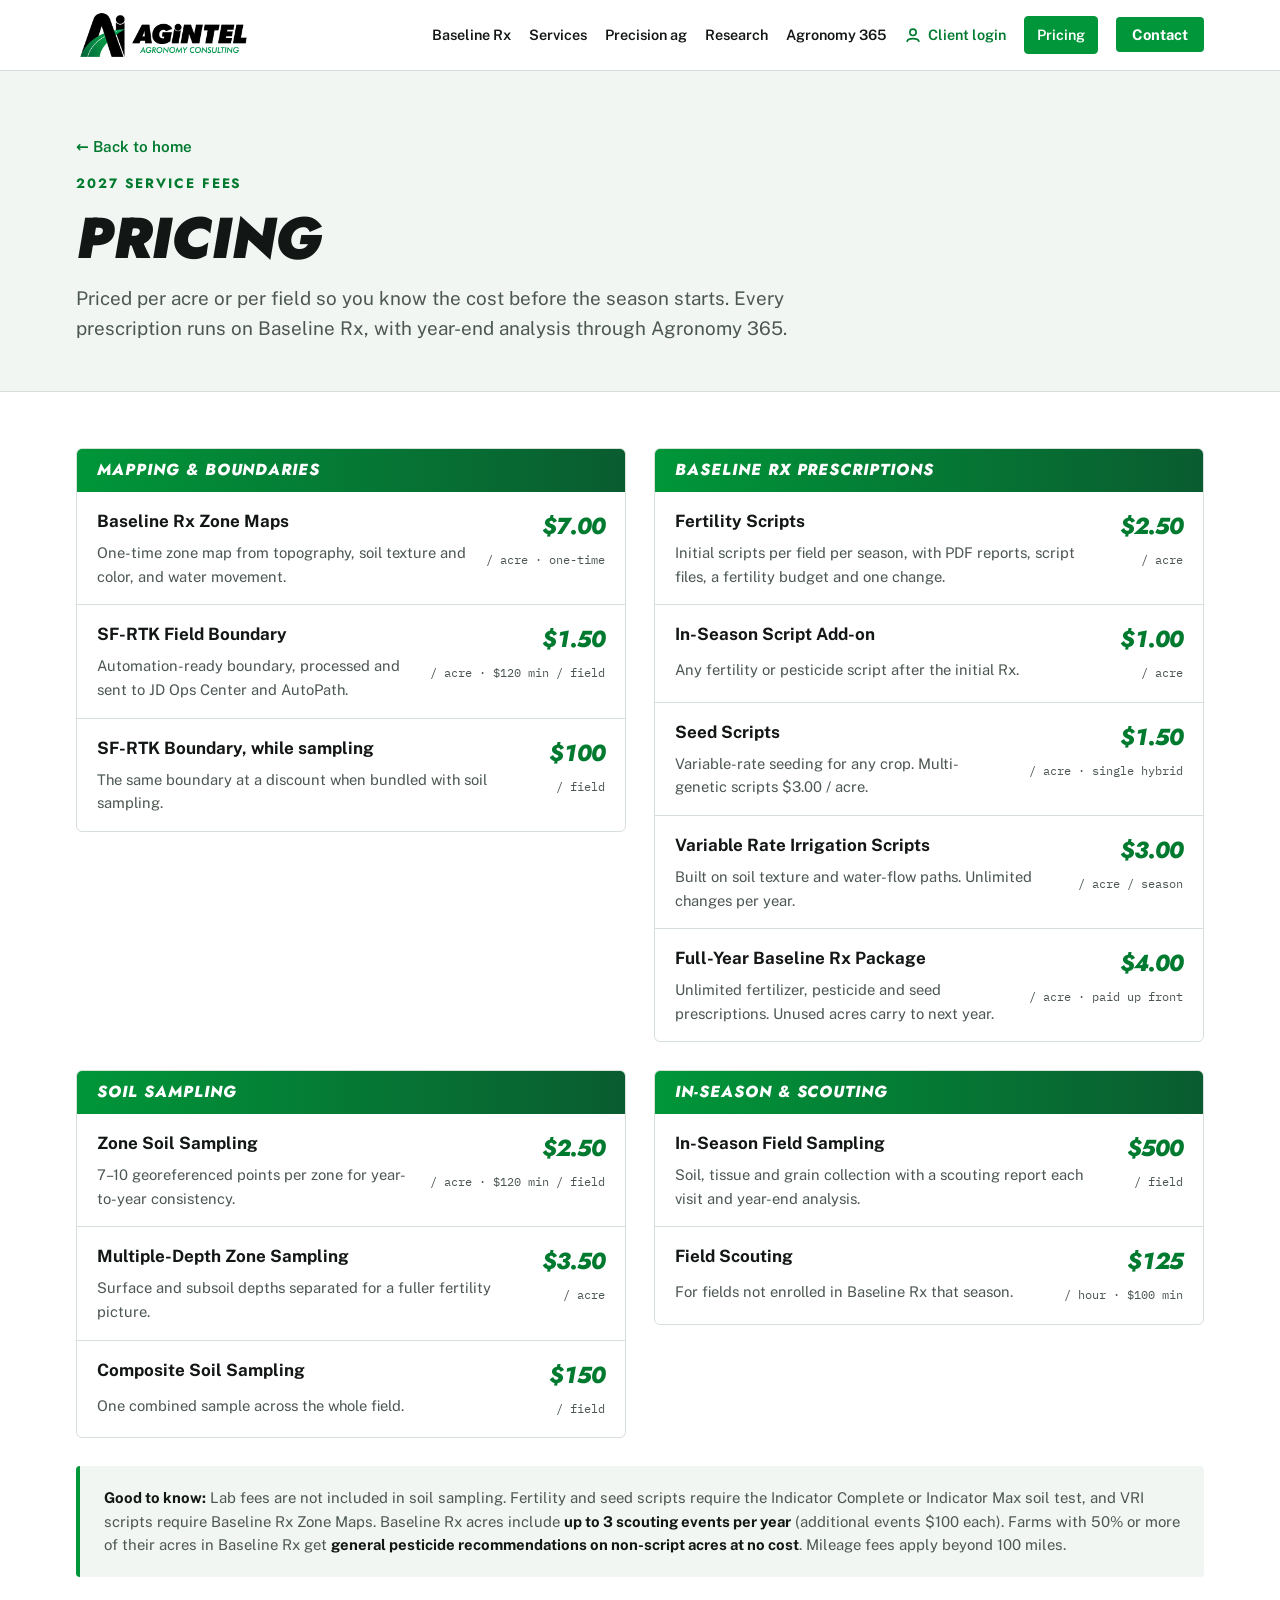
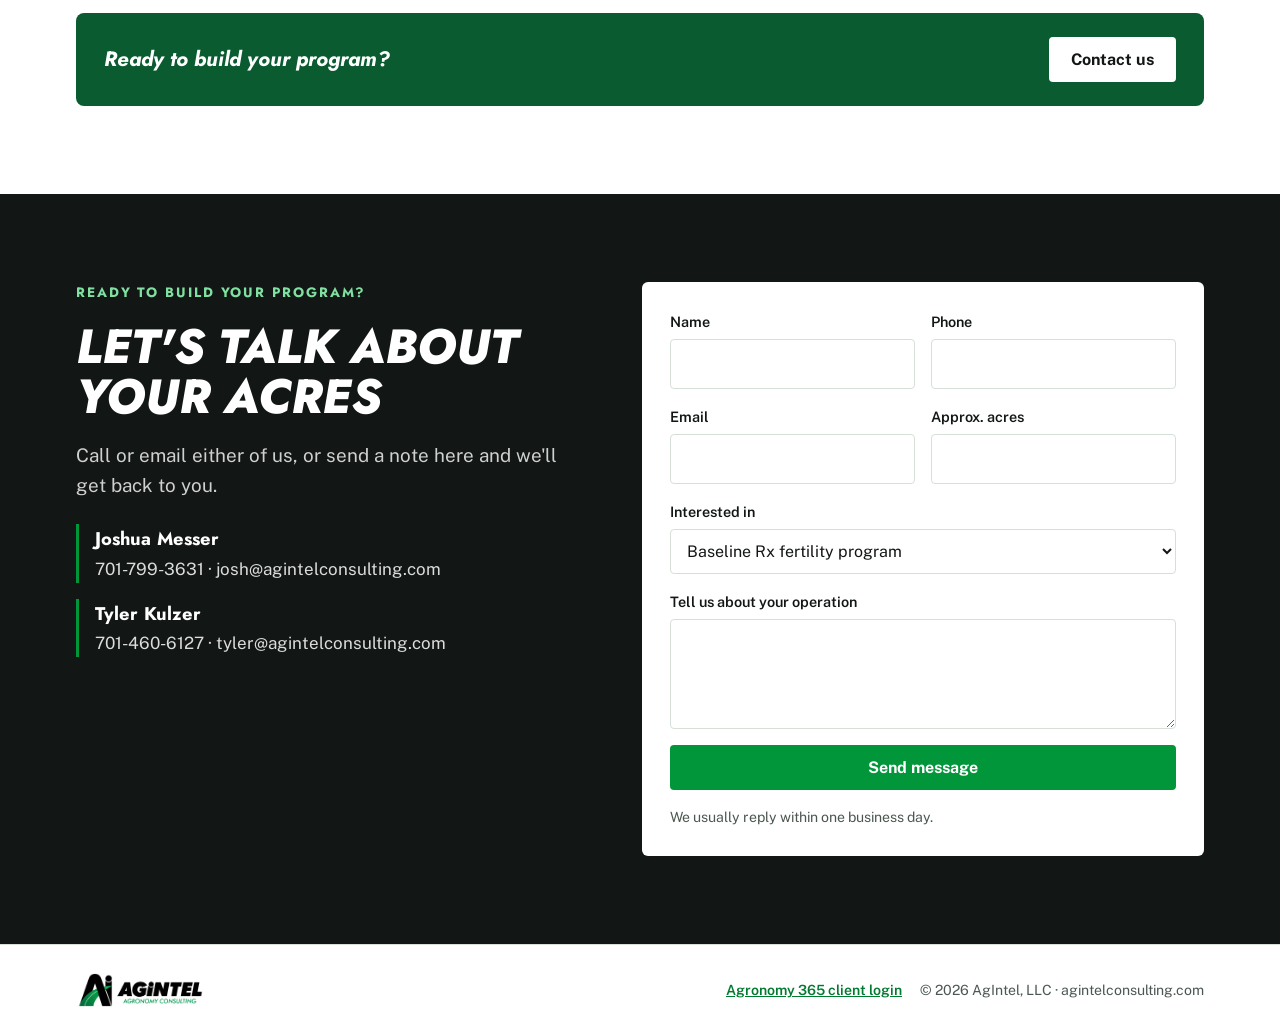
<file: pricing.html>
<!doctype html>
<html lang="en">
<head>
<meta charset="utf-8">
<meta name="viewport" content="width=device-width, initial-scale=1, viewport-fit=cover">
<title>Pricing · AgIntel Agronomy Consulting</title>
<meta name="description" content="2027 service fees for AgIntel Agronomy Consulting: Baseline Rx zone maps, soil sampling, prescriptions and in-season sampling.">
<link rel="canonical" href="https://www.agintelconsulting.com/pricing.html">
<meta property="og:title" content="Pricing · AgIntel Agronomy Consulting">
<meta property="og:description" content="2027 service fees for AgIntel Agronomy Consulting: Baseline Rx zone maps, soil sampling, prescriptions and in-season sampling.">
<meta property="og:image" content="https://www.agintelconsulting.com/assets/photos/planting-sunset.jpg">
<meta property="og:type" content="website">
<link rel="icon" type="image/png" href="assets/agintel-mark.png">
<link rel="preconnect" href="https://fonts.googleapis.com">
<link rel="preconnect" href="https://fonts.gstatic.com" crossorigin>
<link rel="stylesheet" href="https://fonts.googleapis.com/css2?family=Jost:ital,wght@0,500;0,700;1,700;1,800;1,900&family=Public+Sans:wght@400;500;600;700&family=IBM+Plex+Mono:wght@500;600&display=swap">
<link rel="stylesheet" href="assets/site.css">
</head>
<body>
<header class="site">
  <div class="wrap">
    <a class="brand" href="index.html#top"><img src="assets/agintel-logo.png" alt="AgIntel Agronomy Consulting" width="600" height="158"></a>
    <nav aria-label="Main">
      <a class="sec" href="index.html#baselinerx">Baseline Rx</a>
      <a class="sec" href="index.html#services">Services</a>
      <a class="sec" href="index.html#precision">Precision ag</a>
      <a class="sec" href="index.html#research">Research</a>
      <a class="sec" href="index.html#agronomy365">Agronomy 365</a>
      <a class="login" href="https://dashboard.agronomy365.com/" target="_blank" rel="noopener"><svg viewBox="0 0 20 20" aria-hidden="true"><circle cx="10" cy="7" r="3.5"/><path d="M3.5 17 C4.5 13 15.5 13 16.5 17"/></svg><span>Client login</span></a>
      <a class="tab" href="pricing.html" aria-current="page">Pricing</a>
      <a class="btn" href="index.html#contact">Contact</a>
    </nav>
  </div>
</header>
<main>
  <div class="pricing-hero">
    <div class="wrap">
      <a class="back" href="index.html">← Back to home</a>
      <span class="eyebrow">2027 service fees</span>
      <h1 style="font-size:clamp(2.2rem,5vw,3.6rem)">Pricing</h1>
      <p class="lede">Priced per acre or per field so you know the cost before the season starts. Every prescription runs on Baseline Rx, with year-end analysis through Agronomy 365.</p>
    </div>
  </div>
  <section style="padding-block:56px 88px">
    <div class="wrap">
      <div class="price-groups">
        <div class="price-group">
          <h3>Mapping &amp; boundaries</h3>
          <div class="price-row"><strong>Baseline Rx Zone Maps</strong><div class="price"><b>$7.00</b><small>/ acre · one-time</small></div><p>One-time zone map from topography, soil texture and color, and water movement.</p></div>
          <div class="price-row"><strong>SF-RTK Field Boundary</strong><div class="price"><b>$1.50</b><small>/ acre · $120 min / field</small></div><p>Automation-ready boundary, processed and sent to JD Ops Center and AutoPath.</p></div>
          <div class="price-row"><strong>SF-RTK Boundary, while sampling</strong><div class="price"><b>$100</b><small>/ field</small></div><p>The same boundary at a discount when bundled with soil sampling.</p></div>
        </div>
        <div class="price-group">
          <h3>Baseline Rx prescriptions</h3>
          <div class="price-row"><strong>Fertility Scripts</strong><div class="price"><b>$2.50</b><small>/ acre</small></div><p>Initial scripts per field per season, with PDF reports, script files, a fertility budget and one change.</p></div>
          <div class="price-row"><strong>In-Season Script Add-on</strong><div class="price"><b>$1.00</b><small>/ acre</small></div><p>Any fertility or pesticide script after the initial Rx.</p></div>
          <div class="price-row"><strong>Seed Scripts</strong><div class="price"><b>$1.50</b><small>/ acre · single hybrid</small></div><p>Variable-rate seeding for any crop. Multi-genetic scripts $3.00 / acre.</p></div>
          <div class="price-row"><strong>Variable Rate Irrigation Scripts</strong><div class="price"><b>$3.00</b><small>/ acre / season</small></div><p>Built on soil texture and water-flow paths. Unlimited changes per year.</p></div>
          <div class="price-row"><strong>Full-Year Baseline Rx Package</strong><div class="price"><b>$4.00</b><small>/ acre · paid up front</small></div><p>Unlimited fertilizer, pesticide and seed prescriptions. Unused acres carry to next year.</p></div>
        </div>
        <div class="price-group">
          <h3>Soil sampling</h3>
          <div class="price-row"><strong>Zone Soil Sampling</strong><div class="price"><b>$2.50</b><small>/ acre · $120 min / field</small></div><p>7–10 georeferenced points per zone for year-to-year consistency.</p></div>
          <div class="price-row"><strong>Multiple-Depth Zone Sampling</strong><div class="price"><b>$3.50</b><small>/ acre</small></div><p>Surface and subsoil depths separated for a fuller fertility picture.</p></div>
          <div class="price-row"><strong>Composite Soil Sampling</strong><div class="price"><b>$150</b><small>/ field</small></div><p>One combined sample across the whole field.</p></div>
        </div>
        <div class="price-group">
          <h3>In-season &amp; scouting</h3>
          <div class="price-row"><strong>In-Season Field Sampling</strong><div class="price"><b>$500</b><small>/ field</small></div><p>Soil, tissue and grain collection with a scouting report each visit and year-end analysis.</p></div>
          <div class="price-row"><strong>Field Scouting</strong><div class="price"><b>$125</b><small>/ hour · $100 min</small></div><p>For fields not enrolled in Baseline Rx that season.</p></div>
        </div>
      </div>
      <div class="good-to-know">
        <strong>Good to know:</strong> Lab fees are not included in soil sampling. Fertility and seed scripts require the Indicator Complete or Indicator Max soil test, and VRI scripts require Baseline Rx Zone Maps. Baseline Rx acres include <strong>up to 3 scouting events per year</strong> (additional events $100 each). Farms with 50% or more of their acres in Baseline Rx get <strong>general pesticide recommendations on non-script acres at no cost</strong>. Mileage fees apply beyond 100 miles.
      </div>
      <div class="pricing-cta"><p>Ready to build your program?</p><a class="btn light" href="index.html#contact">Contact us</a></div>
    </div>
  </section>
</main>
<section id="contact" class="contact">
  <div class="wrap">
    <div class="contact-info">
      <span class="eyebrow">Ready to build your program?</span>
      <h2>Let's talk about your acres</h2>
      <p class="lede">Call or email either of us, or send a note here and we'll get back to you.</p>
      <div class="people">
        <div class="person"><strong>Joshua Messer</strong><span>701-799-3631 · josh@agintelconsulting.com</span></div>
        <div class="person"><strong>Tyler Kulzer</strong><span>701-460-6127 · tyler@agintelconsulting.com</span></div>
      </div>
    </div>
    <form id="contact-form" novalidate>
      <div class="row">
        <label for="f-name">Name<input id="f-name" name="name" autocomplete="name" required></label>
        <label for="f-phone">Phone<input id="f-phone" name="phone" type="tel" autocomplete="tel"></label>
      </div>
      <div class="row">
        <label for="f-email">Email<input id="f-email" name="email" type="email" autocomplete="email" required></label>
        <label for="f-acres">Approx. acres<input id="f-acres" name="acres" inputmode="numeric"></label>
      </div>
      <label for="f-topic">Interested in
        <select id="f-topic" name="topic">
          <option>Baseline Rx fertility program</option>
          <option>Soil sampling</option>
          <option>In-season sampling (soil, tissue and grain)</option>
          <option>Irrigation management</option>
          <option>Precision ag and equipment setup</option>
          <option>Farm planning and budgeting</option>
          <option>Disease and pest scouting</option>
          <option>Farm data management</option>
          <option>Research and trials</option>
          <option>Not sure yet</option>
        </select>
      </label>
      <label for="f-msg">Tell us about your operation<textarea id="f-msg" name="message"></textarea></label>
      <input type="text" name="_honey" tabindex="-1" autocomplete="off" aria-hidden="true" style="position:absolute;left:-9999px">
      <button class="btn" type="submit">Send message</button>
      <p class="form-status" id="form-status" role="status">This form gets connected when the site goes live.</p>
    </form>
  </div>
</section>
<footer class="site">
  <div class="wrap">
    <img src="assets/agintel-logo.png" alt="AgIntel Agronomy Consulting" width="600" height="158">
    <span class="foot-links"><a href="https://dashboard.agronomy365.com/" target="_blank" rel="noopener">Agronomy 365 client login</a><span>© <span id="yr">2026</span> AgIntel, LLC · agintelconsulting.com</span></span>
  </div>
</footer>
<script>
document.getElementById('yr').textContent = new Date().getFullYear();
(function () {
  var form = document.getElementById('contact-form');
  if (!form) return;
  var s = document.getElementById('form-status');
  s.textContent = 'We usually reply within one business day.';
  form.addEventListener('submit', function (e) {
    e.preventDefault();
    var name = document.getElementById('f-name').value.trim();
    var email = document.getElementById('f-email').value.trim();
    if (!name || !email) { s.textContent = 'Add your name and email so we can get back to you.'; s.className = 'form-status'; return; }
    if (form.querySelector('[name="_honey"]').value) return;
    var btn = form.querySelector('button'); btn.disabled = true; btn.textContent = 'Sending…';
    var data = { name: name, email: email, phone: document.getElementById('f-phone').value, acres: document.getElementById('f-acres').value, interest: document.getElementById('f-topic').value, message: document.getElementById('f-msg').value, _subject: 'Website inquiry from ' + name, _cc: 'tyler@agintelconsulting.com', _template: 'table', _captcha: 'false' };
    fetch('https://formsubmit.co/ajax/josh@agintelconsulting.com', { method: 'POST', headers: { 'Content-Type': 'application/json', 'Accept': 'application/json' }, body: JSON.stringify(data) })
      .then(function (r) { if (!r.ok) throw new Error(); return r.json(); })
      .then(function () { form.reset(); s.textContent = 'Thanks, ' + name.split(' ')[0] + '. Your message was sent and we will be in touch soon.'; s.className = 'form-status done'; })
      .catch(function () { s.textContent = 'That did not go through. Please call or email us directly using the numbers on the left.'; s.className = 'form-status'; })
      .finally(function () { btn.disabled = false; btn.textContent = 'Send message'; });
  });
})();
</script>
</body>
</html>
</file>
<file: assets/site.css>
html{color-scheme:light}body{margin:0}img{max-width:100%}[hidden]{display:none!important}
/* Layout: AgIntel brand (black + Green 355 C, Futura-style italic heads). One photo hero, icon-led
   services, a research section with real trial data, and a deep-green Agronomy 365 band that shows
   a sample report. Pricing lives in its own view (#pricing). Light-only by choice: the logo is
   black-on-white, so the page commits to that look in every viewer theme. */
:root {
  color-scheme: light;
  --bg: #ffffff;
  --paper: #f2f6f2;
  --ink: #121614;
  --muted: #4b5750;
  --line: #d6dfd8;
  --green: #009639;       /* PMS 355 C */
  --green-deep: #0a5c30;  /* CMYK 90/35/95/30 */
  --green-ink: #007a2f;   /* 355 C darkened for text on white */
  --mint: #e3f3e8;
  --z1: #0a5c30; --z2: #1f7a3f; --z3: #3f9c55; --z4: #7cc08a; --z5: #c4e6c9;
  --display: "Jost", "Futura", "Century Gothic", system-ui, sans-serif;
  --body: "Public Sans", system-ui, -apple-system, "Segoe UI", sans-serif;
  --mono: "IBM Plex Mono", ui-monospace, Menlo, monospace;
}

* { box-sizing: border-box; }
html { scroll-behavior: smooth; }
@media (prefers-reduced-motion: reduce) { html { scroll-behavior: auto; } }
body { background: var(--bg); color: var(--ink); font-family: var(--body); font-size: 17px; line-height: 1.6; }
a { color: var(--green-ink); }
:focus-visible { outline: 3px solid var(--green); outline-offset: 2px; }
img { display: block; }

.wrap {
  max-width: 1160px; margin: 0 auto;
  padding-left: max(16px, env(safe-area-inset-left, 0px));
  padding-right: max(16px, env(safe-area-inset-right, 0px));
}
section { padding-block: 88px; scroll-margin-top: 72px; }

h1, h2, h3 { font-family: var(--display); margin: 0; line-height: 1.04; text-wrap: balance; }
h1 { font-size: clamp(2.5rem, 6vw, 4.6rem); font-weight: 900; font-style: italic; text-transform: uppercase; letter-spacing: -0.005em; }
h2 { font-size: clamp(2rem, 4vw, 3rem); font-weight: 800; font-style: italic; text-transform: uppercase; }
h3 { font-size: 1.25rem; font-weight: 700; }
p { margin: 0; max-width: 64ch; }
.eyebrow { font-family: var(--display); font-weight: 700; font-size: 0.85rem; letter-spacing: 0.14em; text-transform: uppercase; color: var(--green-ink); }
.lede { font-size: 1.18rem; color: var(--muted); }
.section-head { display: grid; gap: 14px; margin-bottom: 44px; }
.rule { height: 4px; width: 72px; background: linear-gradient(90deg, var(--green-deep), var(--green)); border: 0; margin: 0; }

.btn {
  display: inline-block; text-decoration: none; cursor: pointer; border: 0;
  font: 700 1rem var(--body); padding: 13px 22px; border-radius: 4px;
  background: var(--green); color: #fff;
}
.btn:hover { background: var(--green-deep); }
.btn.light { background: #fff; color: var(--ink); }
.btn.light:hover { background: var(--paper); }

/* Header */
body::before { content: ""; position: fixed; inset: 0 0 auto; height: env(safe-area-inset-top, 0px); z-index: 10; background: var(--bg); }
header.site { position: sticky; top: env(safe-area-inset-top, 0px); z-index: 5; background: var(--bg); border-bottom: 1px solid var(--line); }
header.site .wrap { display: flex; align-items: center; justify-content: space-between; gap: 16px; padding-block: 12px; }
.brand img { height: 46px; width: auto; }
nav { display: flex; gap: 18px; align-items: center; }
nav a { color: var(--ink); text-decoration: none; font-weight: 600; font-size: 0.9rem; white-space: nowrap; }
nav a:hover, nav a[aria-current="page"] { color: var(--green-ink); }
nav a.tab { padding: 6px 12px; border: 1.5px solid var(--green); border-radius: 4px; color: var(--green-ink); }
nav a.tab[aria-current="page"] { background: var(--green); color: #fff; }
nav .btn { padding: 9px 16px; font-size: 0.92rem; color: #fff; }
@media (max-width: 1100px) { nav a.sec { display: none; } }
@media (max-width: 960px) { .brand img { height: 38px; } }
@media (max-width: 420px) { nav { gap: 10px; } nav .btn { padding: 8px 12px; } nav a.tab { padding: 6px 10px; } .brand img { height: 32px; } }

/* Hero */
.hero { position: relative; padding: 0; color: #fff; background: #10170f; overflow: hidden; }
.hero img.bg { position: absolute; inset: 0; width: 100%; height: 100%; object-fit: cover; object-position: center 62%; }
.hero::after { content: ""; position: absolute; inset: 0; background: linear-gradient(90deg, rgba(8,14,9,.86) 0%, rgba(8,14,9,.62) 48%, rgba(8,14,9,.12) 100%); }
.hero .wrap { position: relative; z-index: 1; padding-block: 120px 104px; display: grid; gap: 24px; }
.hero h1 { max-width: 15ch; }
.hero h1 span { color: #4fd17e; }
.hero .lede { color: rgba(255,255,255,.88); font-size: 1.25rem; max-width: 52ch; }
.hero .eyebrow { color: #7fe0a1; }
.hero-actions { display: flex; flex-wrap: wrap; gap: 12px; margin-top: 6px; }
.powered { display: flex; align-items: center; gap: 12px; margin-top: 18px; font-size: 0.85rem; color: rgba(255,255,255,.75); }
.powered img { height: 34px; width: auto; }

/* Difference */
.diff-grid { display: grid; grid-template-columns: 1fr 1.25fr; gap: 56px; align-items: start; }
.diff-copy { display: grid; gap: 18px; min-width: 0; }
.table-scroll { overflow-x: auto; min-width: 0; }
table.compare { width: 100%; border-collapse: collapse; font-size: 0.97rem; min-width: 520px; }
.compare th, .compare td { text-align: left; padding: 14px 16px; border-bottom: 1px solid var(--line); vertical-align: top; }
.compare thead th { font-family: var(--display); font-size: 0.85rem; letter-spacing: 0.1em; text-transform: uppercase; }
.compare thead th:nth-child(2) { color: var(--muted); }
.compare thead th:nth-child(3) { color: #fff; background: var(--green-deep); }
.compare tbody th { font-weight: 600; width: 22%; }
.compare tbody td:nth-child(2) { color: var(--muted); }
.compare tbody td:nth-child(3) { background: var(--paper); font-weight: 500; }
@media (max-width: 900px) { .diff-grid { grid-template-columns: 1fr; gap: 32px; } }
blockquote.quote { margin: 8px 0 0; padding: 20px 0 0; border-top: 1px solid var(--line); display: grid; gap: 10px; }
blockquote.quote p { font-family: var(--display); font-style: italic; font-weight: 700; font-size: 1.3rem; line-height: 1.35; }
blockquote.quote cite { font-style: normal; color: var(--muted); font-size: 0.92rem; }

/* Approach: managing the gap */
.approach-head { display: grid; grid-template-columns: 1.3fr 1fr; gap: 56px; align-items: end; margin-bottom: 44px; }
.approach-head .quote { margin: 0; }
.gap-steps { display: grid; grid-template-columns: repeat(3, 1fr); gap: 20px; }
.gap-step { padding: 22px 24px; border: 1px solid var(--line); border-radius: 8px; display: grid; gap: 10px; align-content: start; min-width: 0; }
.gap-step p { color: var(--muted); font-size: 0.97rem; }
.gap-step.is-gap { border-color: var(--green); background: var(--mint); }
.gap-num { font-family: var(--display); font-weight: 700; font-size: 0.78rem; letter-spacing: 0.12em; text-transform: uppercase; color: var(--green-ink); }
.gap-chart { margin-top: 28px; padding: 22px 24px 30px; border-radius: 8px; background: var(--paper); display: grid; gap: 14px; }
.gap-chart figcaption { display: flex; flex-wrap: wrap; gap: 4px 12px; align-items: baseline; }
.gap-chart figcaption span { font-family: var(--mono); font-size: 0.78rem; color: var(--muted); }
.gap-row { display: grid; grid-template-columns: 150px 1fr 64px; gap: 14px; align-items: center; }
.gap-label { font-weight: 600; font-size: 0.92rem; }
.gap-track { display: flex; height: 34px; background: #fff; border-radius: 4px; overflow: hidden; }
.seg { display: grid; place-items: center; font-family: var(--mono); font-size: 0.8rem; font-weight: 600; }
.s1 { background: var(--z1); color: #fff; }
.s2 { background: var(--z4); color: var(--ink); }
.s3 { background: repeating-linear-gradient(135deg, var(--green) 0 8px, #19a64c 8px 16px); color: #fff; }
.gap-total { font-family: var(--mono); font-weight: 600; text-align: right; font-variant-numeric: tabular-nums; }
.gap-legend { display: flex; flex-wrap: wrap; gap: 8px 18px; font-size: 0.85rem; color: var(--muted); padding-left: 164px; }
.gap-legend span { display: inline-flex; align-items: center; gap: 6px; }
.gap-legend i { width: 12px; height: 12px; border-radius: 2px; display: inline-block; }
.gap-scale { position: relative; height: 1.2em; margin-left: 164px; margin-right: 78px; font-family: var(--mono); font-size: 0.72rem; color: var(--muted); }
.gap-scale span { position: absolute; top: 0; transform: translateX(-50%); white-space: nowrap; }
.gap-scale span:first-child { transform: none; }
.gap-scale span:last-child { transform: translateX(-100%); }
@media (max-width: 900px) { .approach-head { grid-template-columns: 1fr; gap: 28px; } .gap-steps { grid-template-columns: 1fr; } }
@media (max-width: 600px) { .gap-row { grid-template-columns: 1fr auto; } .gap-label { grid-column: 1 / -1; } .gap-legend { padding-left: 0; } .gap-scale { margin-left: 0; margin-right: 78px; } }

.validate { margin-top: 56px; display: grid; grid-template-columns: 1fr 1.4fr; gap: 48px; align-items: center; padding-top: 48px; border-top: 1px solid var(--line); }
.validate-copy { display: grid; gap: 14px; min-width: 0; }
.validate-copy h3 { font-size: 1.7rem; font-style: italic; font-weight: 800; text-transform: uppercase; }
.validate-copy p { color: var(--muted); }
.chain { list-style: none; margin: 0; padding: 0; display: grid; grid-template-columns: repeat(3, 1fr); gap: 0; position: relative; min-width: 0; }
.chain::before { content: ""; position: absolute; top: 40px; left: 16.6%; right: 16.6%; height: 3px; background: repeating-linear-gradient(90deg, var(--green) 0 10px, transparent 10px 16px); }
.chain li { position: relative; display: grid; justify-items: center; text-align: center; gap: 6px; padding: 0 12px; min-width: 0; }
.chain-icon { width: 80px; height: 80px; border-radius: 50%; background: var(--bg); border: 3px solid var(--green); display: grid; place-items: center; position: relative; z-index: 1; margin-bottom: 6px; }
.chain-icon svg { width: 42px; height: 42px; fill: none; stroke: var(--green-deep); stroke-width: 2.2; stroke-linecap: round; stroke-linejoin: round; }
.chain-icon svg .accent { stroke: var(--green); }
.chain-tag { font-family: var(--display); font-weight: 700; font-size: 0.78rem; letter-spacing: 0.12em; text-transform: uppercase; color: var(--green-ink); }
.chain strong { font-family: var(--display); font-style: italic; font-weight: 800; font-size: 1.35rem; text-transform: uppercase; line-height: 1.1; }
.chain p { color: var(--muted); font-size: 0.92rem; }
@media (max-width: 900px) { .validate { grid-template-columns: 1fr; gap: 32px; } }
@media (max-width: 560px) {
  .chain { grid-template-columns: 1fr; gap: 24px; }
  .chain::before { top: 40px; bottom: 40px; left: 40px; right: auto; width: 3px; height: auto; background: repeating-linear-gradient(180deg, var(--green) 0 10px, transparent 10px 16px); }
  .chain li { grid-template-columns: 80px 1fr; justify-items: start; text-align: left; column-gap: 16px; padding: 0; }
  .chain-icon { grid-row: span 3; margin: 0; }
}

/* Gap equation */
.gapx { background: var(--green-deep); color: #fff; border-radius: 12px; padding: 32px clamp(18px, 3vw, 40px) 30px; display: grid; gap: 26px; }
.gapx-top { display: flex; flex-wrap: wrap; justify-content: space-between; gap: 6px 16px; align-items: baseline; }
.gapx .eyebrow { color: #8fe6ad; }
.gapx-note { font-family: var(--mono); font-size: 0.78rem; color: rgba(255,255,255,.7); }
.gapx-eq { display: grid; grid-template-columns: 1fr auto 1fr auto 1fr; gap: 12px; align-items: start; }
.gapx-term { display: grid; justify-items: center; text-align: center; gap: 6px; min-width: 0; }
.gapx-term .chain-icon { background: transparent; border-color: rgba(255,255,255,.55); }
.gapx-term .chain-icon svg { stroke: #fff; }
.gapx-term .chain-icon svg .accent { stroke: #8fe6ad; }
.gapx-term .chain-icon svg .fill { fill: #4fd17e; stroke: none; }
.gapx-term .chain-tag { color: #8fe6ad; }
.gapx-num { font-family: var(--display); font-style: italic; font-weight: 900; font-size: clamp(3rem, 7vw, 4.6rem); line-height: 1; font-variant-numeric: tabular-nums; }
.gapx-num small { font-size: 0.32em; font-weight: 700; margin-left: 6px; letter-spacing: 0.06em; text-transform: uppercase; opacity: .8; }
.gapx-term p { color: rgba(255,255,255,.8); font-size: 0.92rem; max-width: 30ch; }
.gapx-term.is-gap .chain-icon { background: #fff; border-color: #fff; }
.gapx-term.is-gap .chain-icon svg { stroke: var(--green-deep); }
.gapx-term.is-gap .chain-icon svg .accent { stroke: var(--green); }
.gapx-term.is-gap .chain-icon svg .fill { fill: var(--green); }
.gapx-term.is-gap .gapx-num { color: #4fd17e; }
.gapx-op { font-family: var(--display); font-weight: 800; font-size: clamp(2.4rem, 5vw, 3.6rem); color: rgba(255,255,255,.45); align-self: center; margin-top: -40px; }
.gapx-bar { display: flex; height: 40px; border-radius: 6px; overflow: hidden; background: rgba(255,255,255,.1); }
.gapx-bar .seg { white-space: nowrap; overflow: hidden; text-overflow: ellipsis; padding: 0 8px; font-size: 0.78rem; }
.gapx-bar .s1 { background: #0f3d22; color: #fff; }
.gapx-bar .s2 { background: var(--z4); color: var(--ink); }
.gapx-bar .s3 { background: repeating-linear-gradient(135deg, #4fd17e 0 8px, #3cbf6c 8px 16px); color: var(--ink); }
.gapx-foot { font-family: var(--display); font-style: italic; font-weight: 700; font-size: 1.1rem; color: #fff; max-width: none; }
@media (max-width: 820px) {
  .gapx-eq { grid-template-columns: 1fr; gap: 4px; }
  .gapx-op { margin: 0; justify-self: center; line-height: 1; }
}
@media (max-width: 520px) { .gapx-bar .seg { font-size: 0.7rem; padding: 0 4px; } }

/* Small icon circles, shared by research and Agronomy 365 */
.mini-icon { width: 56px; height: 56px; flex: none; border-radius: 50%; display: grid; place-items: center; background: var(--bg); border: 3px solid var(--green); }
.mini-icon svg { width: 28px; height: 28px; fill: none; stroke: var(--green-deep); stroke-width: 2.4; stroke-linecap: round; stroke-linejoin: round; }
.mini-icon svg .accent { stroke: var(--green); }
.mini-icon svg .fill { fill: var(--green); stroke: none; }
.mini-icon.dark { background: transparent; border-color: rgba(255,255,255,.55); }
.mini-icon.dark svg { stroke: #fff; }
.mini-icon.dark svg .accent { stroke: #8fe6ad; }
.mini-icon.dark svg .fill { fill: #4fd17e; }
.tt { display: grid; grid-template-columns: 56px 1fr; gap: 14px; align-items: start; }
.tt > div { display: grid; gap: 4px; min-width: 0; }
.tt strong { font-family: var(--display); font-style: italic; font-weight: 800; text-transform: uppercase; font-size: 1.02rem; line-height: 1.15; }
.tt span:not(.mini-icon) { color: var(--muted); font-size: 0.93rem; }

/* Seeding rate trial table */
.poptable { width: 100%; border-collapse: collapse; font-size: 0.9rem; min-width: 440px; font-variant-numeric: tabular-nums; }
.poptable th, .poptable td { padding: 9px 8px; text-align: center; }
.poptable thead th { font-family: var(--display); font-style: italic; font-weight: 800; font-size: 0.95rem; color: var(--green-deep); border-bottom: 3px solid var(--green); }
.poptable thead th:first-child, .poptable tbody th[scope="row"] { text-align: left; font-family: var(--body); font-style: normal; font-weight: 600; font-size: 0.82rem; color: var(--muted); }
.poptable tr.zone th { text-align: left; padding-top: 16px; font-weight: 400; color: var(--muted); font-size: 0.85rem; }
.poptable tr.zone strong { font-family: var(--display); font-style: italic; font-weight: 800; text-transform: uppercase; color: var(--ink); margin-right: 6px; }
.poptable td { font-family: var(--mono); }
.poptable td.ymax { text-decoration: underline 2px var(--z4); text-underline-offset: 4px; }
.poptable tr.net td span { display: inline-block; min-width: 54px; padding: 4px 6px; border-radius: 999px; }
.poptable tr.net td.best span { background: var(--green); color: #fff; font-weight: 600; box-shadow: 0 0 0 3px var(--mint); }
.poptable tbody + tbody tr.zone th { border-top: 1px solid var(--line); }
.trial-card .takeaway { display: grid; grid-template-columns: 56px 1fr; gap: 14px; align-items: start; }
.trial-foot { font-size: 0.8rem; color: var(--muted); display: flex; flex-wrap: wrap; gap: 4px 14px; align-items: center; max-width: none; }
.trial-foot .key { display: inline-flex; align-items: center; gap: 6px; }
.k-best { width: 14px; height: 14px; border-radius: 50%; background: var(--green); display: inline-block; }
.k-y { width: 16px; height: 2px; background: var(--z4); display: inline-block; }

/* Baseline Rx */
.brx-flow { display: grid; grid-template-columns: repeat(3, 1fr); gap: 20px; position: relative; }
.brx-panel { border: 1px solid var(--line); border-radius: 10px; padding: 22px; display: grid; gap: 14px; align-content: start; min-width: 0; background: var(--bg); }
.brx-panel > p { color: var(--muted); font-size: 0.93rem; }
.brx-step { display: grid; grid-template-columns: 56px 1fr; gap: 12px; align-items: center; }
.brx-step h3 { font-style: italic; font-weight: 800; text-transform: uppercase; font-size: 1.15rem; }
.brx-step .mini-icon b { font-family: var(--display); font-style: italic; font-weight: 900; font-size: 1.6rem; color: var(--green-deep); }
.brx-panel:last-child .brx-step .mini-icon { background: var(--green); }
.brx-panel:last-child .brx-step .mini-icon b { color: #fff; }
.brx-layers { display: grid; grid-template-columns: 1fr; gap: 8px; }
.brx-layers figure { margin: 0; display: grid; grid-template-columns: 96px 1fr; gap: 12px; align-items: center; font-size: 0.85rem; font-weight: 600; }
.brx-layers svg { width: 96px; height: auto; display: block; }
.brx-map svg { width: 100%; height: auto; display: block; }
.brx-map .zl { font: italic 800 13px var(--display); fill: #fff; paint-order: stroke; stroke: rgba(10,92,48,.55); stroke-width: 3px; }
.brx-map .rl { font: 600 11px var(--mono); fill: #121614; paint-order: stroke; stroke: rgba(255,255,255,.75); stroke-width: 3px; }
.brx-legend { font-size: 0.78rem; }
.brx-legend .dot { width: 10px; height: 10px; border-radius: 50%; background: #fff; border: 1.5px solid var(--ink); }
.brx-details { margin-top: 40px; display: grid; grid-template-columns: repeat(3, 1fr); gap: 28px 32px; }
@media (max-width: 960px) { .brx-flow { grid-template-columns: 1fr; } .brx-layers { grid-template-columns: repeat(3, 1fr); } .brx-layers figure { grid-template-columns: 1fr; text-align: center; } .brx-layers svg { width: 100%; } .brx-details { grid-template-columns: repeat(2, 1fr); } }
@media (max-width: 600px) { .brx-details { grid-template-columns: 1fr; } }

/* Baseline Rx: real maps */
.brx-compare { display: grid; grid-template-columns: 1fr auto 1fr; gap: 20px; align-items: center; }
.brx-card { margin: 0; border: 1px solid var(--line); border-radius: 10px; overflow: hidden; background: var(--bg); display: grid; min-width: 0; height: 100%; grid-template-rows: auto 1fr; }
.brx-card.is-brx { border: 3px solid var(--green); }
.brx-img { position: relative; }
.brx-img img { width: 100%; height: auto; aspect-ratio: 1; object-fit: cover; max-width: 100%; }
.brx-badge { position: absolute; left: 12px; bottom: 12px; background: var(--green-deep); color: #fff; font-family: var(--display); font-weight: 700; font-size: 0.8rem; letter-spacing: 0.06em; text-transform: uppercase; padding: 6px 12px; border-radius: 999px; }
.brx-badge.muted { background: #2b322e; }
.brx-card figcaption { padding: 18px 22px 22px; display: grid; gap: 6px; }
.brx-card figcaption strong { font-family: var(--display); font-style: italic; font-weight: 800; text-transform: uppercase; font-size: 1.25rem; }
.brx-card figcaption span { color: var(--muted); font-size: 0.95rem; }
.brx-card.is-brx figcaption strong { color: var(--green-ink); }
.brx-vs { width: 56px; height: 56px; border-radius: 50%; display: grid; place-items: center; background: var(--bg); border: 3px solid var(--green); font-family: var(--display); font-style: italic; font-weight: 900; text-transform: uppercase; color: var(--green-deep); }
.brx-soils { margin-top: 40px; display: grid; grid-template-columns: 0.8fr 1.2fr; gap: 40px; align-items: center; padding: 28px; border-radius: 10px; background: var(--paper); }
.brx-soils-copy { display: grid; gap: 10px; min-width: 0; }
.brx-soils-copy h3 { font-size: clamp(1.6rem, 3vw, 2.2rem); font-style: italic; font-weight: 800; text-transform: uppercase; }
.brx-soils-copy p { color: var(--muted); }
.brx-soils-img { margin: 0; min-width: 0; }
.brx-soils-img img { width: 100%; height: auto; border-radius: 8px; max-width: 100%; }
.brx-close { margin-top: 36px; font-family: var(--display); font-style: italic; font-weight: 700; font-size: 1.35rem; max-width: none; }
.brx-close strong { color: var(--green-ink); font-weight: 900; text-transform: uppercase; }
@media (max-width: 860px) { .brx-compare { grid-template-columns: 1fr; } .brx-vs { justify-self: center; } .brx-soils { grid-template-columns: 1fr; gap: 20px; padding: 20px; } }

.rx-legend { padding: 12px 22px 0; display: grid; gap: 4px; }
.rx-ramp { display: grid; grid-template-columns: repeat(13, 1fr); height: 10px; border-radius: 3px; overflow: hidden; }
.zone-key { display: flex; flex-wrap: wrap; gap: 6px 14px; font-family: var(--mono); font-size: 0.75rem; color: var(--muted); }
.zone-key span { display: inline-flex; align-items: center; gap: 5px; }
.zone-key i { width: 12px; height: 12px; border-radius: 2px; display: inline-block; }
.zone-key i.pt { border-radius: 50%; background: #fff; border: 1.5px solid var(--ink); }
.rx-ticks { display: flex; justify-content: space-between; font-family: var(--mono); font-size: 0.68rem; color: var(--muted); }
.brx-vs { font-style: normal; font-size: 1.5rem; }
.zone-list { grid-column: 1 / -1; list-style: none; margin: 0; padding: 0; display: grid; grid-template-columns: repeat(5, 1fr); gap: 14px; }
.zone-list li { display: grid; gap: 8px; align-content: start; min-width: 0; }
.zdot { width: 36px; height: 36px; border-radius: 50%; display: grid; place-items: center; color: #fff; font-family: var(--display); font-style: italic; font-weight: 900; font-size: 1.1rem; }
.zone-list p { font-size: 0.88rem; color: var(--muted); }
@media (max-width: 860px) { .zone-list { grid-template-columns: 1fr; } .zone-list li { grid-template-columns: 36px 1fr; align-items: center; gap: 12px; } }
.moves { list-style: none; margin: 0; padding: 0; display: grid; grid-template-columns: repeat(4, 1fr); gap: 20px; }
.move { background: var(--bg); border: 1px solid var(--line); border-radius: 10px; padding: 22px; display: grid; gap: 10px; align-content: start; min-width: 0; position: relative; }
.move:last-child { border: 3px solid var(--green); }
.move-top { display: flex; align-items: center; justify-content: space-between; }
.move-n { font-family: var(--display); font-style: italic; font-weight: 900; font-size: 2.6rem; line-height: 1; color: var(--mint); -webkit-text-stroke: 1.5px var(--green); }
.move h3 { font-style: italic; font-weight: 900; text-transform: uppercase; font-size: 1.6rem; color: var(--green-deep); }
.tools { display: flex; flex-wrap: wrap; gap: 6px; }
.tools span { font-family: var(--mono); font-size: 0.72rem; padding: 3px 8px; border-radius: 999px; background: var(--mint); color: var(--green-deep); }
.move-q { font-family: var(--display); font-style: italic; font-weight: 700; font-size: 1.02rem; }
.move p:last-child { color: var(--muted); font-size: 0.93rem; }
.loop-line { margin-top: 24px; display: flex; align-items: center; gap: 14px; font-family: var(--display); font-style: italic; font-weight: 700; font-size: 1.2rem; max-width: none; }
@media (max-width: 1000px) { .moves { grid-template-columns: repeat(2, 1fr); } }
@media (max-width: 560px) { .moves { grid-template-columns: 1fr; } }
/* Results */
.results { background: var(--paper); }
.rstats { display: grid; grid-template-columns: repeat(4, 1fr); gap: 16px; margin-bottom: 24px; }
.rstat { background: var(--bg); border-radius: 10px; padding: 20px 22px; display: grid; gap: 4px; border-top: 4px solid var(--green); min-width: 0; }
.rstat b { font-family: var(--display); font-style: italic; font-weight: 900; font-size: clamp(1.6rem, 2.6vw, 2.2rem); line-height: 1.05; font-variant-numeric: tabular-nums; }
.rstat .unit { font-family: var(--mono); font-size: 0.75rem; color: var(--muted); }
.rstat .chg { justify-self: start; margin-top: 6px; font-family: var(--display); font-weight: 800; font-style: italic; font-size: 1rem; padding: 3px 12px; border-radius: 999px; background: var(--green); color: #fff; }
.rcharts { display: grid; grid-template-columns: 1.6fr 1fr 1fr; gap: 16px; }
.rchart { margin: 0; background: var(--bg); border-radius: 10px; padding: 18px 18px 14px; display: grid; gap: 10px; align-content: start; min-width: 0; }
.rchart figcaption { display: grid; gap: 2px; }
.rchart figcaption strong { font-family: var(--display); font-style: italic; font-weight: 800; text-transform: uppercase; font-size: 1rem; }
.rchart figcaption span { font-size: 0.8rem; color: var(--muted); }
.rchart svg { width: 100%; height: auto; display: block; overflow: visible; }
.rchart .grid { stroke: var(--line); stroke-width: 1; }
.rchart .ax { font: 500 11px var(--mono); fill: var(--muted); }
.rchart .val { font: 600 11px var(--mono); fill: var(--ink); }
.rchart .bar { fill: var(--green-deep); }
.rchart .bar2 { fill: var(--green); }
.rchart .line { fill: none; stroke: #e0a21f; stroke-width: 3.5; stroke-linejoin: round; }
.rchart .ldot { fill: #e0a21f; stroke: #fff; stroke-width: 2; }
.rchart .lval { font: 700 12px var(--mono); fill: #9a6a00; }
.rchart .nlab { font: italic 900 16px var(--display); fill: var(--ink); }
.rchart .nb19 { fill: var(--z5); }
.rchart .nb24 { fill: var(--green); }
.rkey { display: flex; flex-wrap: wrap; align-items: center; gap: 6px 10px; }
.rkey i { display: inline-block; width: 12px; height: 12px; border-radius: 2px; }
.rkey .kb { background: var(--green-deep); } .rkey .kl { background: #e0a21f; height: 4px; border-radius: 2px; }
.rkey .k19 { background: var(--z5); } .rkey .k24 { background: var(--green); }
.rnote { font-family: var(--mono); font-size: 0.72rem; color: var(--muted); }
.rwhy { margin-top: 28px; display: grid; grid-template-columns: repeat(3, 1fr); gap: 24px; }
@media (max-width: 1000px) { .rstats { grid-template-columns: repeat(2, 1fr); } .rcharts { grid-template-columns: 1fr 1fr; } .rchart.wide { grid-column: 1 / -1; } .rwhy { grid-template-columns: 1fr; } }
@media (max-width: 600px) { .rcharts { grid-template-columns: 1fr; } }

/* Precision ag */
.pa-chain { grid-template-columns: repeat(4, 1fr); }
.pa-chain::before { left: 12.5%; right: 12.5%; }
.pa-chain > li { align-content: start; }
.pa-chain ul { list-style: none; margin: 6px 0 0; padding: 0; display: grid; gap: 5px; text-align: left; justify-self: stretch; }
.pa-chain ul li { position: relative; padding-left: 16px; font-size: 0.86rem; display: block; }
.pa-chain ul li::before { content: ""; position: absolute; left: 0; top: 0.55em; width: 7px; height: 7px; border-radius: 2px; background: var(--green); }
.pa-chain > li:last-child .chain-icon { background: var(--green); }
.pa-chain > li:last-child .chain-icon svg { stroke: #fff; }
.pa-chain > li:last-child .chain-icon svg .accent { stroke: #c9f2d6; }
@media (max-width: 1000px) { .pa-chain { grid-template-columns: repeat(2, 1fr); gap: 32px 0; } .pa-chain::before { display: none; } }
@media (max-width: 560px) { .pa-chain { grid-template-columns: 1fr; } .pa-chain > li { grid-template-columns: 80px 1fr; } .pa-chain ul { grid-column: 2; } }

/* Planning + scouting */
.planning { background: var(--paper); }
.plan-grid { display: grid; grid-template-columns: 1fr 1fr; gap: 24px; align-items: start; }
.plan-col { background: var(--bg); border-radius: 10px; padding: 26px; display: grid; gap: 16px; min-width: 0; }
.plan-head { display: grid; grid-template-columns: 56px 1fr; gap: 14px; align-items: center; }
.plan-head h3 { font-style: italic; font-weight: 800; text-transform: uppercase; font-size: 1.3rem; }
.plan-col > p { color: var(--muted); }
.plan-list { list-style: none; margin: 0; padding: 0; display: grid; gap: 12px; }
.plan-list li { display: grid; gap: 2px; padding-left: 16px; border-left: 3px solid var(--green); }
.plan-list strong { font-family: var(--display); font-style: italic; font-weight: 800; text-transform: uppercase; font-size: 0.98rem; }
.plan-list span { color: var(--muted); font-size: 0.93rem; }
.scout-map { margin: 0; display: grid; gap: 8px; }
.scout-img { position: relative; border-radius: 8px; overflow: hidden; }
.scout-img img { width: 100%; height: auto; max-width: 100%; }
.scout-map figcaption { display: flex; flex-wrap: wrap; justify-content: space-between; gap: 4px 12px; font-size: 0.8rem; color: var(--muted); }
.scout-map figcaption span:first-child { display: inline-flex; align-items: center; gap: 6px; }
.pin-key { width: 12px; height: 12px; border-radius: 50%; background: #e2342b; border: 2px solid #fff; box-shadow: 0 0 0 1px #e2342b; display: inline-block; }
.scout-take { background: var(--mint); border-radius: 8px; padding: 14px 16px; font-size: 0.95rem; color: var(--ink) !important; }
@media (max-width: 900px) { .plan-grid { grid-template-columns: 1fr; } }

/* Client login */
nav a.login { display: inline-flex; align-items: center; gap: 6px; color: var(--green-ink); }
nav a.login svg { width: 18px; height: 18px; fill: none; stroke: currentColor; stroke-width: 1.8; stroke-linecap: round; }
@media (max-width: 520px) { nav a.login span { display: none; } nav a.login { padding: 6px; border: 1.5px solid var(--line); border-radius: 4px; } }
.a365-cta { display: flex; flex-wrap: wrap; align-items: center; gap: 10px 18px; margin-top: 6px; }
.a365-cta .app-link { color: #fff; font-weight: 600; font-size: 0.92rem; text-underline-offset: 3px; }
.foot-links { display: flex; flex-wrap: wrap; gap: 6px 18px; align-items: center; }
.foot-links a { font-weight: 600; }

.app-shot { margin: 0; display: grid; gap: 8px; justify-items: center; }
.app-shot img { width: 100%; max-width: 420px; height: auto; border-radius: 10px; box-shadow: 0 10px 30px rgba(18,22,20,.12); }
.app-shot figcaption, .scout-map figcaption { font-size: 0.82rem; color: var(--muted); }
.scout-key { display: flex; flex-wrap: wrap; gap: 6px 14px; font-size: 0.8rem; color: var(--muted); }
.scout-key span { display: inline-flex; align-items: center; gap: 6px; }
.scout-key i { width: 12px; height: 12px; border-radius: 50%; display: inline-block; border: 2px solid #fff; box-shadow: 0 0 0 1px rgba(0,0,0,.15); }
.scout-obs { width: 100%; height: auto; border-radius: 8px; border: 1px solid var(--line); max-width: 100%; }

/* Services: icon tiles */
.services { background: var(--paper); }
.svc-grid { display: grid; grid-template-columns: repeat(4, 1fr); gap: 20px; }
.svc { background: var(--bg); border: 1px solid var(--line); border-radius: 8px; padding: 28px 26px 30px; display: grid; gap: 12px; align-content: start; min-width: 0; transition: border-color .15s, transform .15s; }
.svc:hover { border-color: var(--green); transform: translateY(-2px); }
@media (prefers-reduced-motion: reduce) { .svc, .svc:hover { transition: none; transform: none; } }
.icon { width: 64px; height: 64px; border-radius: 14px; background: var(--mint); display: grid; place-items: center; }
.icon svg { width: 40px; height: 40px; fill: none; stroke: var(--green-deep); stroke-width: 2.2; stroke-linecap: round; stroke-linejoin: round; }
.icon svg .fill { fill: var(--green); stroke: none; }
.icon svg .accent { stroke: var(--green); }
.svc p { color: var(--muted); font-size: 0.97rem; }
.svc ul { margin: 2px 0 0; padding: 0; list-style: none; display: grid; gap: 6px; font-size: 0.92rem; }
.svc li { padding-left: 18px; position: relative; }
.svc li::before { content: ""; position: absolute; left: 0; top: 0.62em; width: 8px; height: 8px; border-radius: 2px; background: var(--green); }
@media (max-width: 1100px) { .svc-grid { grid-template-columns: repeat(2, 1fr); } }
@media (max-width: 600px) { .svc-grid { grid-template-columns: 1fr; } }

/* Pivot band */
.band { position: relative; padding: 0; min-height: 360px; display: grid; align-items: end; background: #10170f; overflow: hidden; }
.band img { position: absolute; inset: 0; width: 100%; height: 100%; object-fit: cover; object-position: center 40%; }
.band::after { content: ""; position: absolute; inset: 0; background: linear-gradient(0deg, rgba(8,14,9,.82) 0%, rgba(8,14,9,0) 60%); }
.band .wrap { position: relative; z-index: 1; padding-block: 32px; width: 100%; color: #fff; }
.band p { font-family: var(--display); font-style: italic; font-weight: 700; font-size: clamp(1.2rem, 2.4vw, 1.6rem); max-width: 40ch; line-height: 1.3; }

/* Research */
.research-grid { display: grid; grid-template-columns: 1.1fr 1fr; gap: 56px; align-items: start; }
.research-copy { display: grid; gap: 18px; min-width: 0; }
.trial-types { display: grid; grid-template-columns: 1fr 1fr; gap: 16px 24px; margin-top: 6px; }
.trial-types { gap: 22px 28px; }
.trial-card { border: 1px solid var(--line); border-radius: 8px; padding: 24px; display: grid; gap: 16px; min-width: 0; }
.trial-card header { display: grid; gap: 4px; }
.trial-card .meta { font-family: var(--mono); font-size: 0.78rem; color: var(--muted); }
.bars { display: grid; gap: 10px; }
.bar { display: grid; grid-template-columns: 78px 1fr 52px; align-items: center; gap: 12px; font-size: 0.9rem; }
.bar .track { height: 22px; background: var(--paper); border-radius: 3px; overflow: hidden; }
.bar .fillbar { height: 100%; background: var(--z4); border-radius: 3px; }
.bar.best .fillbar { background: var(--green); }
.bar .val { font-family: var(--mono); font-variant-numeric: tabular-nums; text-align: right; font-weight: 600; }
.axis { display: grid; grid-template-columns: 78px 1fr 52px; gap: 12px; font-family: var(--mono); font-size: 0.72rem; color: var(--muted); }
.axis .ticks { position: relative; height: 1.2em; }
.axis .ticks span { position: absolute; top: 0; transform: translateX(-50%); }
.axis .ticks span:first-child { transform: none; }
.trial-card .takeaway { background: var(--mint); border-radius: 8px; padding: 14px 16px; font-size: 0.93rem; }
.trial-photos { display: grid; grid-template-columns: 1fr 1fr; gap: 10px; }
.trial-photos img { width: 100%; height: 220px; object-fit: cover; border-radius: 6px; max-width: 100%; }
@media (max-width: 900px) { .research-grid { grid-template-columns: 1fr; gap: 36px; } }
@media (max-width: 480px) { .trial-types { grid-template-columns: 1fr; } .trial-photos img { height: 160px; } }

/* Agronomy 365 */
.a365 { background: var(--green-deep); color: #fff; }
.a365 .eyebrow { color: #8fe6ad; }
.a365 .lede { color: rgba(255,255,255,.85); }
.a365 a { color: #fff; }
.a365-top { display: grid; grid-template-columns: 0.9fr 1.1fr; gap: 56px; align-items: center; }
.a365-copy { display: grid; gap: 18px; min-width: 0; }
.a365-copy img { height: 58px; width: auto; }
.a365-points { display: grid; gap: 14px; margin-top: 4px; }
.a365-points > div { display: grid; grid-template-columns: 56px 1fr; gap: 14px; align-items: center; }

.a365-points p { color: rgba(255,255,255,.85); font-size: 0.97rem; }
.a365-points strong { color: #fff; font-family: var(--display); font-style: italic; font-weight: 800; text-transform: uppercase; letter-spacing: 0.02em; }

/* Sample report */
.report { background: #fff; color: var(--ink); border-radius: 10px; box-shadow: 0 24px 60px rgba(0,0,0,.35); overflow: hidden; min-width: 0; }
.report-head { display: flex; justify-content: space-between; align-items: center; gap: 12px; padding: 14px 20px; background: var(--paper); border-bottom: 1px solid var(--line); flex-wrap: wrap; }
.report-head strong { font-family: var(--display); font-size: 1.05rem; }
.report-head .tag { font-family: var(--mono); font-size: 0.72rem; padding: 3px 8px; border-radius: 999px; background: var(--mint); color: var(--green-deep); }
.report-body { display: grid; grid-template-columns: 0.85fr 1.15fr; gap: 20px; padding: 20px; }
.zone-map { display: grid; gap: 8px; min-width: 0; }
.zone-map svg { width: 100%; height: auto; border-radius: 6px; }
.legend { display: flex; flex-wrap: wrap; gap: 6px 10px; font-size: 0.72rem; color: var(--muted); }
.legend span { display: inline-flex; align-items: center; gap: 4px; }
.legend i { width: 10px; height: 10px; border-radius: 2px; display: inline-block; }
.nutrients { display: grid; gap: 12px; align-content: start; min-width: 0; }
.nutrients .label-row { display: flex; justify-content: space-between; font-family: var(--mono); font-size: 0.68rem; color: var(--muted); text-transform: uppercase; letter-spacing: 0.06em; }
.nut { display: grid; gap: 4px; }
.nut-name { display: flex; justify-content: space-between; font-size: 0.85rem; font-weight: 600; }
.nut-name em { font-style: normal; font-family: var(--mono); font-weight: 500; font-size: 0.75rem; color: var(--muted); }
.pool { position: relative; height: 14px; background: var(--paper); border-radius: 3px; overflow: hidden; }
.pool b { position: absolute; left: 0; top: 0; bottom: 0; border-radius: 3px; }
.pool .t { background: var(--z5); }
.pool .e { background: var(--z4); }
.pool .a { background: var(--z1); }
.score { display: flex; align-items: center; gap: 12px; padding-top: 10px; border-top: 1px solid var(--line); }
.score b { font-family: var(--display); font-style: italic; font-weight: 900; font-size: 1.9rem; color: var(--green-ink); line-height: 1; }
.score span { font-size: 0.82rem; color: var(--muted); }
.report-img { display: block; max-height: 560px; overflow: hidden; position: relative; }
.report-img img { width: 100%; height: auto; max-width: 100%; }
.report-img::after { content: ""; position: absolute; inset: auto 0 0 0; height: 90px; background: linear-gradient(0deg, #fff, rgba(255,255,255,0)); }
.report-foot a { color: var(--green-ink); font-weight: 600; }
.report-foot { padding: 10px 20px; font-size: 0.75rem; color: var(--muted); border-top: 1px solid var(--line); }
@media (max-width: 960px) { .a365-top { grid-template-columns: 1fr; } }
@media (max-width: 520px) { .report-body { grid-template-columns: 1fr; } }

.reports-head { margin: 72px 0 28px; display: grid; gap: 10px; }
.report-types { display: grid; grid-template-columns: repeat(3, 1fr); gap: 16px; }
.rtype { background: rgba(255,255,255,.07); border: 1px solid rgba(255,255,255,.16); border-radius: 8px; padding: 22px; display: grid; gap: 8px; align-content: start; min-width: 0; }
.rtype .mini-icon { margin-bottom: 4px; }
.rtype .mini-icon svg { width: 30px; height: 30px; }
.rtype h3 { font-style: italic; font-weight: 800; text-transform: uppercase; font-size: 1.05rem; }
.rtype p { color: rgba(255,255,255,.8); font-size: 0.93rem; }
.tests { margin-top: 28px; display: grid; grid-template-columns: 1fr 1fr; gap: 28px; padding: 26px; border-radius: 8px; background: rgba(0,0,0,.2); }
.tests h3 { font-size: 1.02rem; margin-bottom: 8px; }
.tests p { font-family: var(--mono); font-size: 0.84rem; color: rgba(255,255,255,.85); line-height: 1.7; }
.a365 .note { margin-top: 18px; font-size: 0.9rem; color: rgba(255,255,255,.7); }
@media (max-width: 900px) { .report-types { grid-template-columns: repeat(2, 1fr); } .tests { grid-template-columns: 1fr; } }
@media (max-width: 560px) { .report-types { grid-template-columns: 1fr; } }

/* Process */
.process { background: var(--paper); }
.steps { list-style: none; margin: 0; padding: 0; display: grid; grid-template-columns: repeat(3, 1fr); gap: 36px 32px; counter-reset: step; }
.steps li { counter-increment: step; display: grid; gap: 8px; align-content: start; min-width: 0; position: relative; }
.steps li::after { content: ""; position: absolute; top: 32px; left: 76px; right: -32px; height: 3px; background: repeating-linear-gradient(90deg, var(--green) 0 10px, transparent 10px 16px); }
.steps li:nth-child(3n)::after, .steps li:last-child::after { display: none; }
.steps h3 { font-style: italic; font-weight: 800; text-transform: uppercase; font-size: 1.2rem; }
.steps li::before { content: counter(step); width: 64px; height: 64px; border-radius: 50%; display: grid; place-items: center; background: var(--bg); border: 3px solid var(--green); font-family: var(--display); font-style: italic; font-weight: 900; font-size: 1.9rem; line-height: 1; color: var(--green-deep); margin-bottom: 6px; }
.steps li:last-child::before { background: var(--green); color: #fff; }
.steps .when { font-family: var(--display); font-weight: 700; font-size: 0.78rem; letter-spacing: 0.12em; text-transform: uppercase; color: var(--green-ink); }
.steps p { color: var(--muted); font-size: 0.98rem; }
@media (max-width: 900px) { .steps { grid-template-columns: repeat(2, 1fr); } .steps li::after { display: none; } }
@media (max-width: 560px) { .steps { grid-template-columns: 1fr; } }

/* Pricing view */
.pricing-hero { background: var(--paper); padding-block: 64px 48px; border-bottom: 1px solid var(--line); }
.pricing-hero .wrap { display: grid; gap: 14px; }
.back { font-weight: 600; text-decoration: none; font-size: 0.95rem; }
.price-groups { display: grid; grid-template-columns: repeat(2, 1fr); gap: 28px; align-items: start; }
.price-group { border: 1px solid var(--line); border-radius: 6px; overflow: hidden; min-width: 0; }
.price-group h3 { font-style: italic; font-weight: 800; text-transform: uppercase; font-size: 1rem; letter-spacing: 0.06em; color: #fff; background: linear-gradient(90deg, var(--green), var(--green-deep)); padding: 13px 20px; }
.price-row { display: grid; grid-template-columns: 1fr auto; gap: 6px 20px; padding: 16px 20px; border-top: 1px solid var(--line); }
.price-row:first-of-type { border-top: 0; }
.price-row strong { font-weight: 700; }
.price-row p { grid-column: 1; color: var(--muted); font-size: 0.92rem; }
.price { grid-column: 2; grid-row: 1 / span 2; text-align: right; font-family: var(--mono); font-variant-numeric: tabular-nums; }
.price b { display: block; font-family: var(--display); font-style: italic; font-weight: 800; font-size: 1.45rem; color: var(--green-ink); }
.price small { font-size: 0.75rem; color: var(--muted); white-space: nowrap; }
.good-to-know { margin-top: 28px; padding: 20px 24px; background: var(--paper); border-left: 4px solid var(--green); border-radius: 4px; font-size: 0.93rem; color: var(--muted); }
.good-to-know strong { color: var(--ink); }
.pricing-cta { margin-top: 36px; display: flex; flex-wrap: wrap; gap: 16px; align-items: center; justify-content: space-between; padding: 24px 28px; border-radius: 8px; background: var(--green-deep); color: #fff; }
.pricing-cta p { font-family: var(--display); font-style: italic; font-weight: 700; font-size: 1.3rem; }
@media (max-width: 860px) { .price-groups { grid-template-columns: 1fr; } }

/* Contact */
.contact { background: var(--ink); color: #fff; }
.contact .eyebrow { color: #7fe0a1; }
.contact .lede { color: rgba(255,255,255,.8); }
.contact .wrap { display: grid; grid-template-columns: 1fr 1.1fr; gap: 56px; }
.contact-info { display: grid; gap: 18px; align-content: start; min-width: 0; }
.people { display: grid; gap: 16px; margin-top: 6px; }
.person { display: grid; gap: 2px; padding-left: 16px; border-left: 3px solid var(--green); }
.person strong { font-family: var(--display); font-size: 1.15rem; }
.person span { color: rgba(255,255,255,.85); }
form { display: grid; gap: 16px; background: var(--bg); color: var(--ink); padding: 28px; border-radius: 6px; min-width: 0; }
.row { display: grid; grid-template-columns: 1fr 1fr; gap: 16px; }
label { display: grid; gap: 6px; font-size: 0.9rem; font-weight: 600; }
input, select, textarea { font: inherit; font-size: 1rem; font-weight: 400; padding: 11px 12px; border-radius: 4px; border: 1px solid var(--line); background: #fff; color: var(--ink); width: 100%; }
textarea { min-height: 110px; resize: vertical; }
.form-status { font-size: 0.88rem; color: var(--muted); }
.form-status.done { color: var(--green-ink); font-weight: 600; }
@media (max-width: 900px) { .contact .wrap { grid-template-columns: 1fr; } }
@media (max-width: 520px) { .row { grid-template-columns: 1fr; } }

footer.site { padding-block: 28px; font-size: 0.88rem; color: var(--muted); border-top: 1px solid var(--line); }
footer.site .wrap { display: flex; justify-content: space-between; align-items: center; gap: 16px; flex-wrap: wrap; }
footer.site img { height: 34px; width: auto; }
</file>
